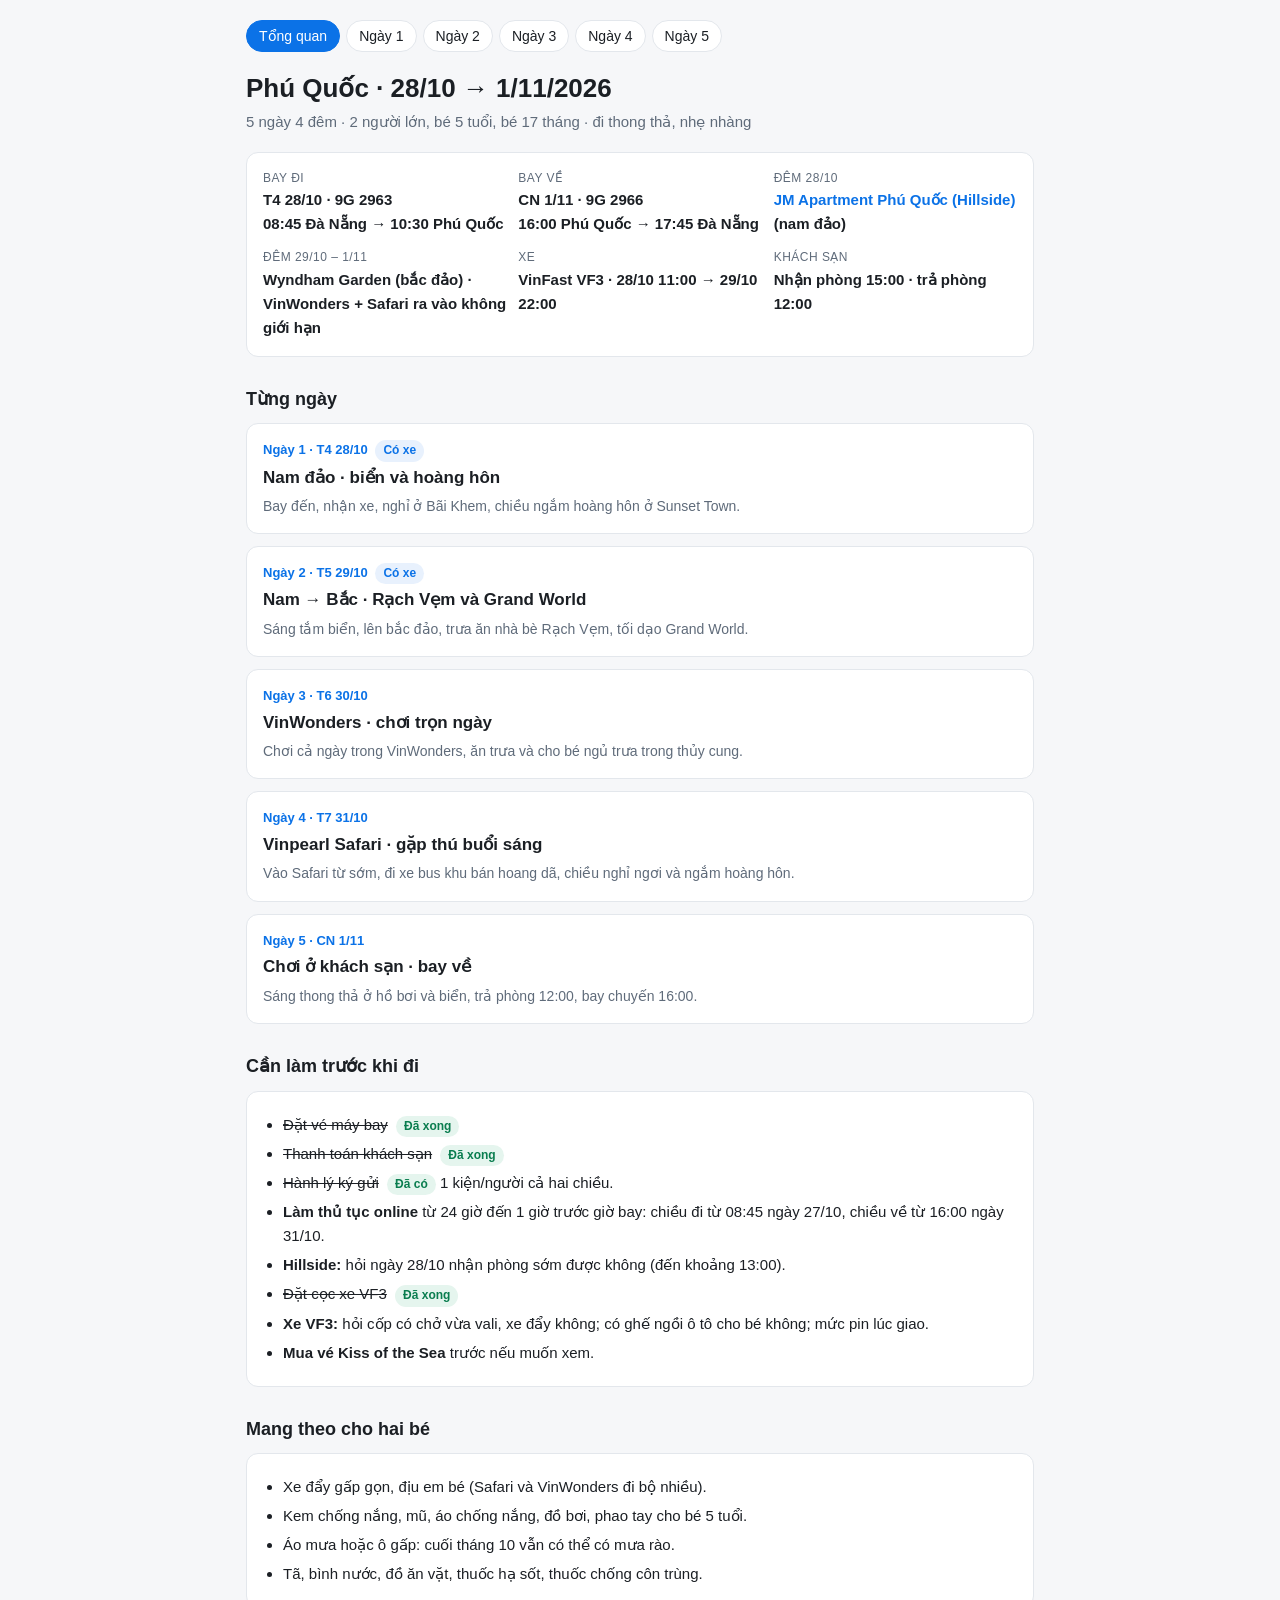
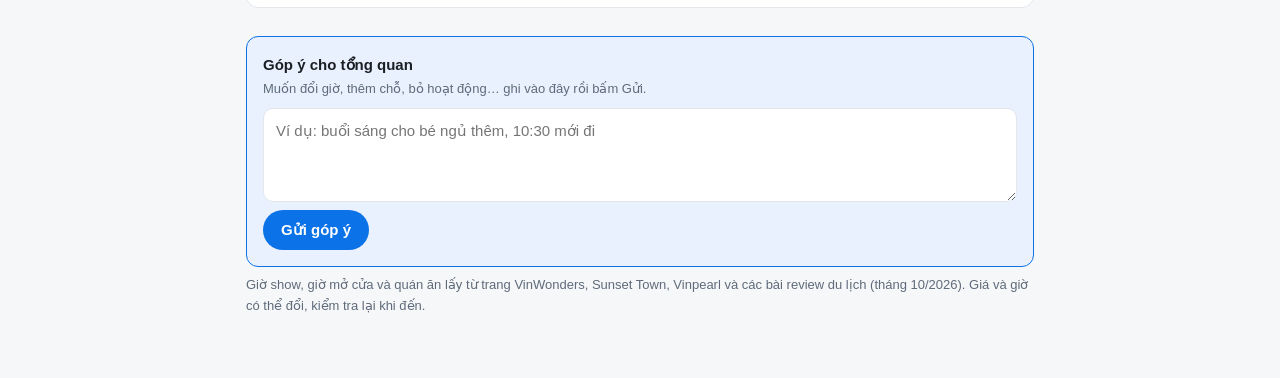
<file: index.html>
<!doctype html>
<html lang="vi">
<head>
<meta charset="utf-8">
<meta name="viewport" content="width=device-width, initial-scale=1">
<title>Phú Quốc 28/10 – 1/11</title>
<meta name="description" content="Lịch trình gia đình 5 ngày 4 đêm ở Phú Quốc.">
<link rel="stylesheet" href="style.css?v=8dbf9ffe">
</head>
<body>
<div class="wrap">
<nav class="top"><a href="index.html" class=on>Tổng quan</a><a href="ngay-1.html">Ngày 1</a><a href="ngay-2.html">Ngày 2</a><a href="ngay-3.html">Ngày 3</a><a href="ngay-4.html">Ngày 4</a><a href="ngay-5.html">Ngày 5</a></nav>
<h1>Phú Quốc · 28/10 → 1/11/2026</h1>
<p class="sub">5 ngày 4 đêm · 2 người lớn, bé 5 tuổi, bé 17 tháng · đi thong thả, nhẹ nhàng</p>
<div class="card facts">
  <div class="fact"><div class="k">Bay đi</div><div class="v">T4 28/10 · 9G 2963<br>08:45 Đà Nẵng → 10:30 Phú Quốc</div></div>
  <div class="fact"><div class="k">Bay về</div><div class="v">CN 1/11 · 9G 2966<br>16:00 Phú Quốc → 17:45 Đà Nẵng</div></div>
  <div class="fact"><div class="k">Đêm 28/10</div><div class="v"><a href='https://maps.app.goo.gl/na658dYYHSnRgcrS9' target='_blank' rel='noopener'>JM Apartment Phú Quốc (Hillside)</a> (nam đảo)</div></div>
  <div class="fact"><div class="k">Đêm 29/10 – 1/11</div><div class="v">Wyndham Garden (bắc đảo) · VinWonders + Safari ra vào không giới hạn</div></div>
  <div class="fact"><div class="k">Xe</div><div class="v">VinFast VF3 · 28/10 11:00 → 29/10 22:00</div></div>
  <div class="fact"><div class="k">Khách sạn</div><div class="v">Nhận phòng 15:00 · trả phòng 12:00</div></div>
</div>
<h2>Từng ngày</h2>
<div class="days"><a class="card daycard" href="ngay-1.html">
  <div class="n">Ngày 1 · T4 28/10 <span class='tag car'>Có xe</span></div>
  <h3>Nam đảo · biển và hoàng hôn</h3>
  <p>Bay đến, nhận xe, nghỉ ở Bãi Khem, chiều ngắm hoàng hôn ở Sunset Town.</p>
</a><a class="card daycard" href="ngay-2.html">
  <div class="n">Ngày 2 · T5 29/10 <span class='tag car'>Có xe</span></div>
  <h3>Nam → Bắc · Rạch Vẹm và Grand World</h3>
  <p>Sáng tắm biển, lên bắc đảo, trưa ăn nhà bè Rạch Vẹm, tối dạo Grand World.</p>
</a><a class="card daycard" href="ngay-3.html">
  <div class="n">Ngày 3 · T6 30/10</div>
  <h3>VinWonders · chơi trọn ngày</h3>
  <p>Chơi cả ngày trong VinWonders, ăn trưa và cho bé ngủ trưa trong thủy cung.</p>
</a><a class="card daycard" href="ngay-4.html">
  <div class="n">Ngày 4 · T7 31/10</div>
  <h3>Vinpearl Safari · gặp thú buổi sáng</h3>
  <p>Vào Safari từ sớm, đi xe bus khu bán hoang dã, chiều nghỉ ngơi và ngắm hoàng hôn.</p>
</a><a class="card daycard" href="ngay-5.html">
  <div class="n">Ngày 5 · CN 1/11</div>
  <h3>Chơi ở khách sạn · bay về</h3>
  <p>Sáng thong thả ở hồ bơi và biển, trả phòng 12:00, bay chuyến 16:00.</p>
</a></div>
<h2>Cần làm trước khi đi</h2>
<div class="card"><ul class="tips">
  <li><s>Đặt vé máy bay</s> <span class="tag done">Đã xong</span></li>
  <li><s>Thanh toán khách sạn</s> <span class="tag done">Đã xong</span></li>
  <li><s>Hành lý ký gửi</s> <span class="tag done">Đã có</span> 1 kiện/người cả hai chiều.</li>
  <li><b>Làm thủ tục online</b> từ 24 giờ đến 1 giờ trước giờ bay: chiều đi từ 08:45 ngày 27/10, chiều về từ 16:00 ngày 31/10.</li>
  <li><b>Hillside:</b> hỏi ngày 28/10 nhận phòng sớm được không (đến khoảng 13:00).</li>
  <li><s>Đặt cọc xe VF3</s> <span class="tag done">Đã xong</span></li>
  <li><b>Xe VF3:</b> hỏi cốp có chở vừa vali, xe đẩy không; có ghế ngồi ô tô cho bé không; mức pin lúc giao.</li>
  <li><b>Mua vé Kiss of the Sea</b> trước nếu muốn xem.</li>
</ul></div>
<h2>Mang theo cho hai bé</h2>
<div class="card"><ul class="tips">
  <li>Xe đẩy gấp gọn, địu em bé (Safari và VinWonders đi bộ nhiều).</li>
  <li>Kem chống nắng, mũ, áo chống nắng, đồ bơi, phao tay cho bé 5 tuổi.</li>
  <li>Áo mưa hoặc ô gấp: cuối tháng 10 vẫn có thể có mưa rào.</li>
  <li>Tã, bình nước, đồ ăn vặt, thuốc hạ sốt, thuốc chống côn trùng.</li>
</ul></div>
<form class="card fb" data-label="Tổng quan">
  <b>Góp ý cho tổng quan</b>
  <small>Muốn đổi giờ, thêm chỗ, bỏ hoạt động… ghi vào đây rồi bấm Gửi.</small>
  <textarea name="msg" rows="3" required placeholder="Ví dụ: buổi sáng cho bé ngủ thêm, 10:30 mới đi"></textarea>
  <div class="fbrow"><button type="submit" class="fbbtn">Gửi góp ý</button><span class="fbstatus" aria-live="polite"></span></div>
  <div class="fbsent" hidden><div class="fbsent-h">Đã góp ý</div><ul></ul></div>
</form>
<script>
(() => {
  const KEY = 'pq2026-feedback';
  const load = () => { try { return JSON.parse(localStorage.getItem(KEY)) || []; } catch (e) { return []; } };
  const save = a => { try { localStorage.setItem(KEY, JSON.stringify(a)); } catch (e) {} };
  const p2 = n => String(n).padStart(2, '0');
  const fmt = t => { const d = new Date(t); return p2(d.getDate()) + '/' + p2(d.getMonth() + 1) + ' ' + p2(d.getHours()) + ':' + p2(d.getMinutes()); };
  // Góp ý chung từ Google Sheet (mọi máy), cập nhật chậm vài phút
  const parseCSV = txt => {
    const rows = []; let row = [], cell = '', q = false;
    for (let i = 0; i < txt.length; i++) {
      const c = txt[i];
      if (q) { if (c === '"') { if (txt[i + 1] === '"') { cell += '"'; i++; } else q = false; } else cell += c; }
      else if (c === '"') q = true;
      else if (c === ',') { row.push(cell); cell = ''; }
      else if (c === '\n') { row.push(cell); rows.push(row); row = []; cell = ''; }
      else if (c !== '\r') cell += c;
    }
    if (cell || row.length) { row.push(cell); rows.push(row); }
    return rows;
  };
  const sheetTime = ts => { const m = /^(\d+)\/(\d+)\/(\d+) (\d+):(\d+)/.exec(ts || ''); return m ? new Date(+m[3], m[1] - 1, +m[2], +m[4], +m[5]).getTime() : 0; };
  let shared = [];
  const sharedReady = fetch('https://docs.google.com/spreadsheets/d/1iCTO3b--YCVqtvWacjnqcKLXRt3117-SfgWHVHMkcYU/gviz/tq?tqx=out:csv', {cache: 'no-store'}).then(r => r.ok ? r.text() : '').then(txt => {
    shared = parseCSV(txt).slice(1).map(r => {
      const m = /^\[([^\]]+)\]\s*([\s\S]*)$/.exec((r[1] || '').trim());
      return m ? {label: m[1], msg: m[2].trim(), t: sheetTime(r[0])} : null;
    }).filter(x => x && x.msg);
  }).catch(() => {});
  const render = f => {
    const label = f.dataset.label;
    const mine = load().filter(x => x.label === label);
    const fromSheet = shared.filter(x => x.label === label);
    const seen = new Set(fromSheet.map(x => x.msg));
    const items = [...fromSheet, ...mine.filter(x => !seen.has(x.msg))].sort((a, b) => b.t - a.t);
    const box = f.querySelector('.fbsent'), ul = box.querySelector('ul');
    ul.replaceChildren(...items.map(x => {
      const li = document.createElement('li');
      const time = document.createElement('small'); time.textContent = x.t ? fmt(x.t) : '';
      li.append(time, document.createTextNode(x.msg));
      return li;
    }));
    box.hidden = items.length === 0;
  };
  document.querySelectorAll('form.fb').forEach(f => {
    render(f);
    sharedReady.then(() => render(f));
    f.addEventListener('submit', async e => {
      e.preventDefault();
      const t = f.querySelector('textarea'), st = f.querySelector('.fbstatus'), b = f.querySelector('button');
      const msg = t.value.trim(); if (!msg) return;
      b.disabled = true; st.textContent = 'Đang gửi…';
      try {
        await fetch('https://docs.google.com/forms/d/e/1FAIpQLSextj5ghnjHn1wzSoOTSGYqWAeU7Lj4BZUbIFn7LGmf0VPHYQ/formResponse', {method: 'POST', mode: 'no-cors',
          body: new URLSearchParams({'entry.783513090': '[' + f.dataset.label + '] ' + msg})});
        save([...load(), {label: f.dataset.label, msg, t: Date.now()}]);
        t.value = ''; st.textContent = 'Đã gửi, cảm ơn!'; render(f);
      } catch (err) {
        st.textContent = 'Chưa gửi được, kiểm tra mạng rồi thử lại.';
      }
      b.disabled = false;
    });
  });
})();
</script>
<p class="note">Giờ show, giờ mở cửa và quán ăn lấy từ trang VinWonders, Sunset Town, Vinpearl và các bài review du lịch (tháng 10/2026). Giá và giờ có thể đổi, kiểm tra lại khi đến.</p>
</div>
</body>
</html>
</file>
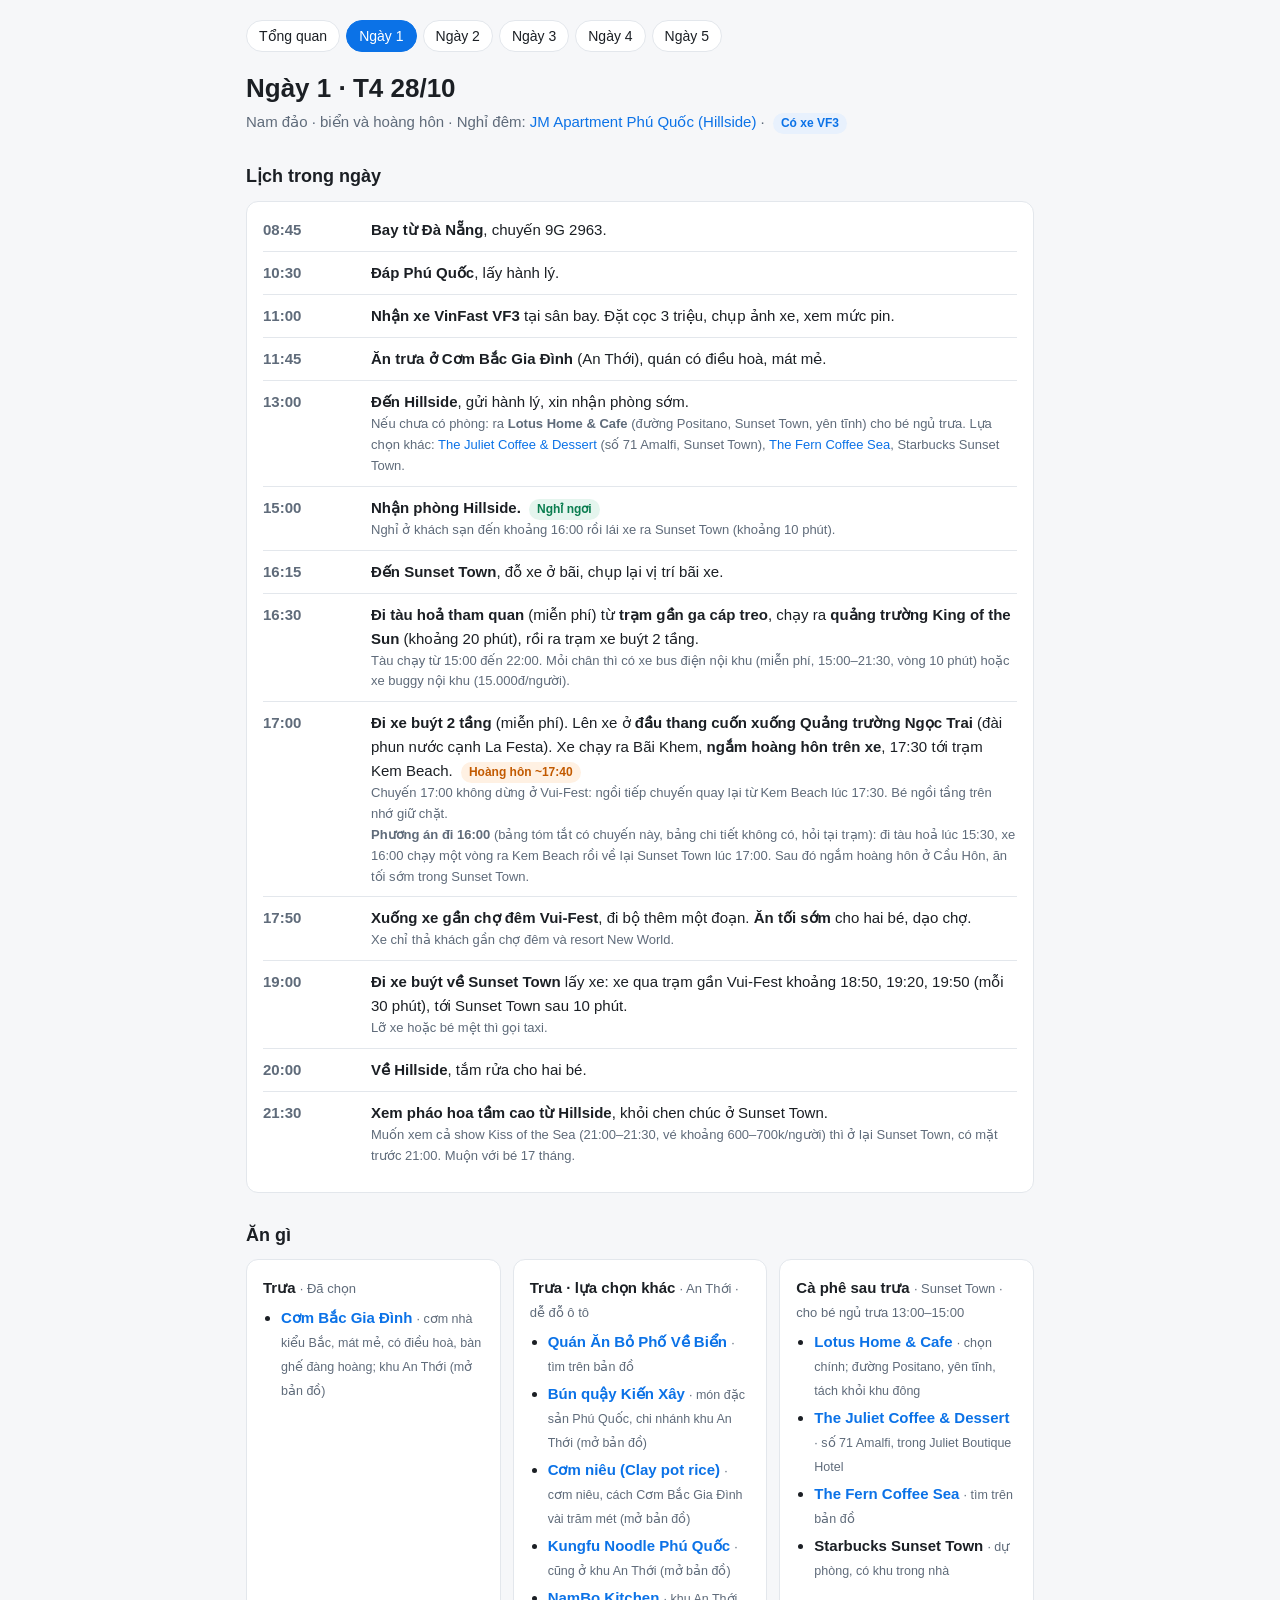
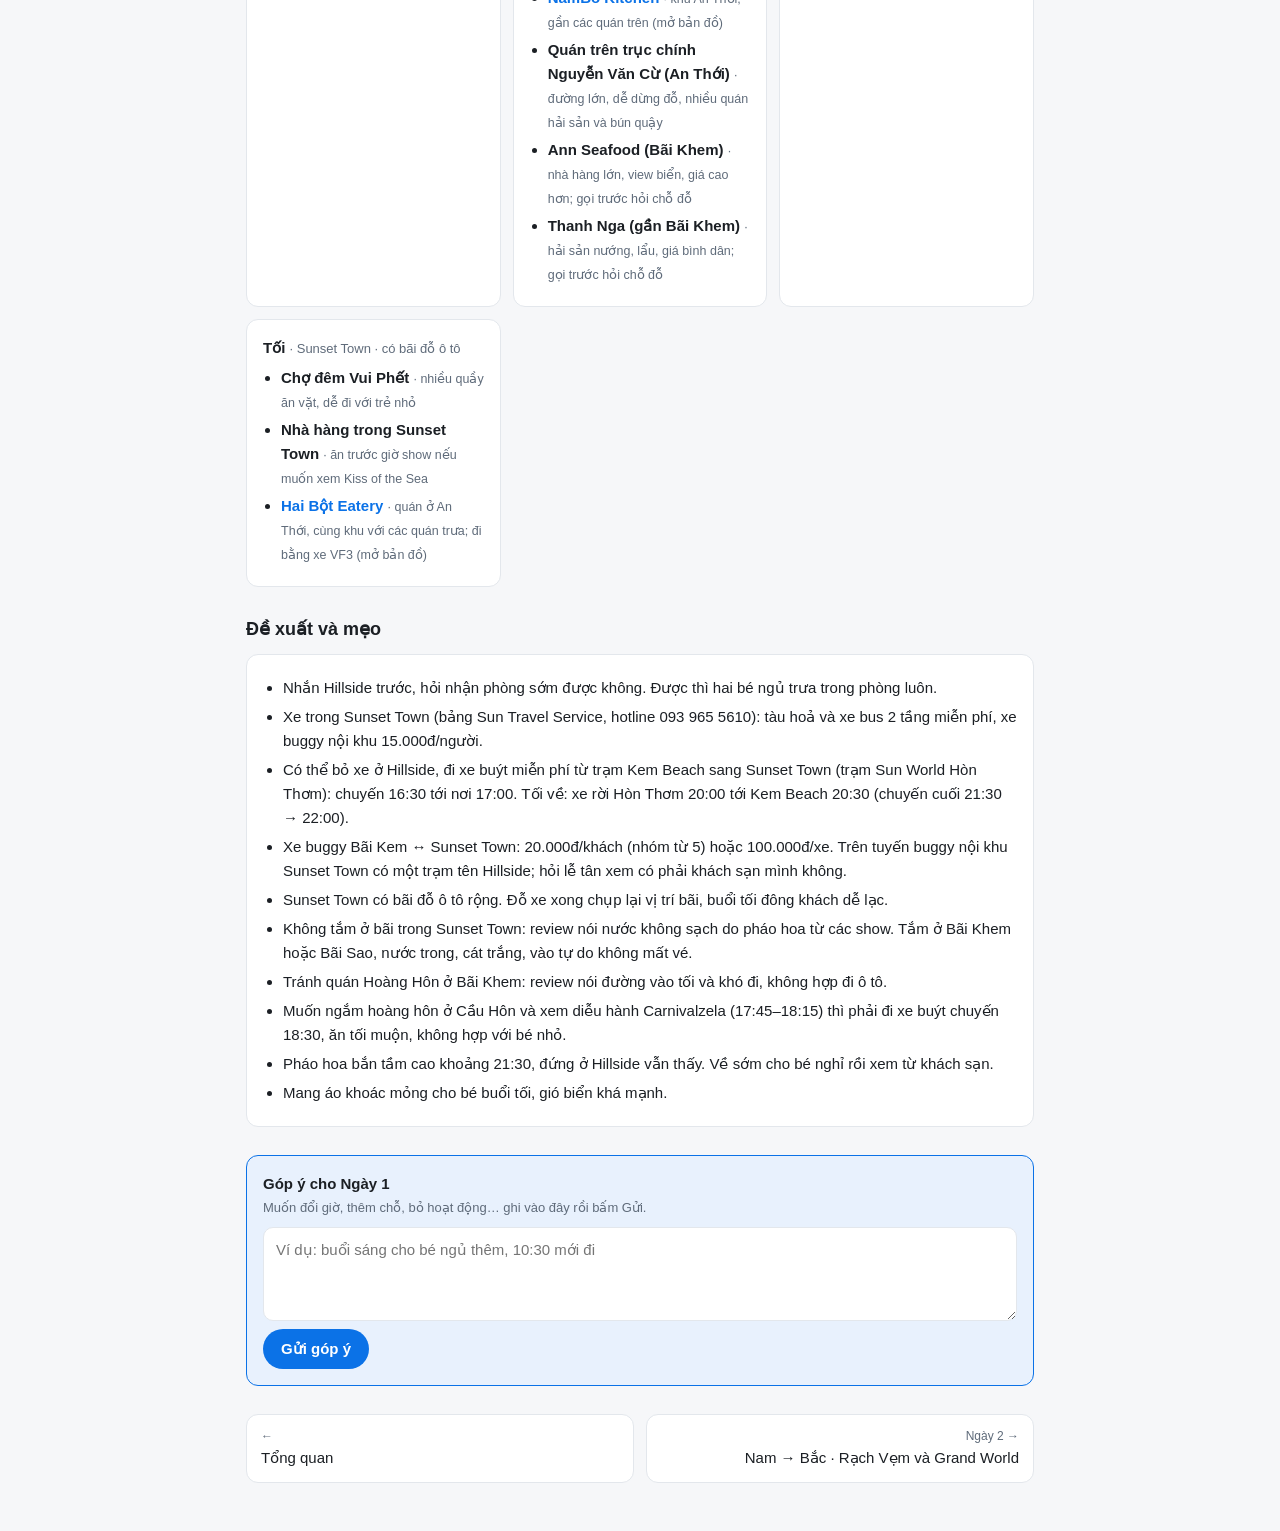
<file: ngay-1.html>
<!doctype html>
<html lang="vi">
<head>
<meta charset="utf-8">
<meta name="viewport" content="width=device-width, initial-scale=1">
<title>Ngày 1 · Phú Quốc</title>
<meta name="description" content="Bay đến, nhận xe, nghỉ ở Bãi Khem, chiều ngắm hoàng hôn ở Sunset Town.">
<link rel="stylesheet" href="style.css?v=8dbf9ffe">
</head>
<body>
<div class="wrap">
<nav class="top"><a href="index.html">Tổng quan</a><a href="ngay-1.html" class=on>Ngày 1</a><a href="ngay-2.html">Ngày 2</a><a href="ngay-3.html">Ngày 3</a><a href="ngay-4.html">Ngày 4</a><a href="ngay-5.html">Ngày 5</a></nav>
<h1>Ngày 1 · T4 28/10</h1>
<p class="sub">Nam đảo · biển và hoàng hôn · Nghỉ đêm: <a href='https://maps.app.goo.gl/na658dYYHSnRgcrS9' target='_blank' rel='noopener'>JM Apartment Phú Quốc (Hillside)</a> · <span class='tag car'>Có xe VF3</span></p>
<h2>Lịch trong ngày</h2>
<div class="card"><div class="slot"><div class="t">08:45</div><div class="w"><b>Bay từ Đà Nẵng</b>, chuyến 9G 2963.</div></div><div class="slot"><div class="t">10:30</div><div class="w"><b>Đáp Phú Quốc</b>, lấy hành lý.</div></div><div class="slot"><div class="t">11:00</div><div class="w"><b>Nhận xe VinFast VF3</b> tại sân bay. Đặt cọc 3 triệu, chụp ảnh xe, xem mức pin.</div></div><div class="slot"><div class="t">11:45</div><div class="w"><b>Ăn trưa ở Cơm Bắc Gia Đình</b> (An Thới), quán có điều hoà, mát mẻ.</div></div><div class="slot"><div class="t">13:00</div><div class="w"><b>Đến Hillside</b>, gửi hành lý, xin nhận phòng sớm.<small>Nếu chưa có phòng: ra <b>Lotus Home &amp; Cafe</b> (đường Positano, Sunset Town, yên tĩnh) cho bé ngủ trưa. Lựa chọn khác: <a href='https://www.google.com/maps/search/?api=1&amp;query=The+Juliet+Coffee+%26+Dessert+AMA71+Sunset+Town' target='_blank' rel='noopener'>The Juliet Coffee &amp; Dessert</a> (số 71 Amalfi, Sunset Town), <a href='https://www.google.com/maps/search/?api=1&amp;query=The+Fern+Coffee+Sea+Ph%C3%BA+Qu%E1%BB%91c' target='_blank' rel='noopener'>The Fern Coffee Sea</a>, Starbucks Sunset Town.</small></div></div><div class="slot"><div class="t">15:00</div><div class="w"><b>Nhận phòng Hillside.</b> <span class='tag nap'>Nghỉ ngơi</span><small>Nghỉ ở khách sạn đến khoảng 16:00 rồi lái xe ra Sunset Town (khoảng 10 phút).</small></div></div><div class="slot"><div class="t">16:15</div><div class="w"><b>Đến Sunset Town</b>, đỗ xe ở bãi, chụp lại vị trí bãi xe.</div></div><div class="slot"><div class="t">16:30</div><div class="w"><b>Đi tàu hoả tham quan</b> (miễn phí) từ <b>trạm gần ga cáp treo</b>, chạy ra <b>quảng trường King of the Sun</b> (khoảng 20 phút), rồi ra trạm xe buýt 2 tầng.<small>Tàu chạy từ 15:00 đến 22:00. Mỏi chân thì có xe bus điện nội khu (miễn phí, 15:00–21:30, vòng 10 phút) hoặc xe buggy nội khu (15.000đ/người).</small></div></div><div class="slot"><div class="t">17:00</div><div class="w"><b>Đi xe buýt 2 tầng</b> (miễn phí). Lên xe ở <b>đầu thang cuốn xuống Quảng trường Ngọc Trai</b> (đài phun nước cạnh La Festa). Xe chạy ra Bãi Khem, <b>ngắm hoàng hôn trên xe</b>, 17:30 tới trạm Kem Beach. <span class='tag sun'>Hoàng hôn ~17:40</span><small>Chuyến 17:00 không dừng ở Vui-Fest: ngồi tiếp chuyến quay lại từ Kem Beach lúc 17:30. Bé ngồi tầng trên nhớ giữ chặt.<br><b>Phương án đi 16:00</b> (bảng tóm tắt có chuyến này, bảng chi tiết không có, hỏi tại trạm): đi tàu hoả lúc 15:30, xe 16:00 chạy một vòng ra Kem Beach rồi về lại Sunset Town lúc 17:00. Sau đó ngắm hoàng hôn ở Cầu Hôn, ăn tối sớm trong Sunset Town.</small></div></div><div class="slot"><div class="t">17:50</div><div class="w"><b>Xuống xe gần chợ đêm Vui-Fest</b>, đi bộ thêm một đoạn. <b>Ăn tối sớm</b> cho hai bé, dạo chợ.<small>Xe chỉ thả khách gần chợ đêm và resort New World.</small></div></div><div class="slot"><div class="t">19:00</div><div class="w"><b>Đi xe buýt về Sunset Town</b> lấy xe: xe qua trạm gần Vui-Fest khoảng 18:50, 19:20, 19:50 (mỗi 30 phút), tới Sunset Town sau 10 phút.<small>Lỡ xe hoặc bé mệt thì gọi taxi.</small></div></div><div class="slot"><div class="t">20:00</div><div class="w"><b>Về Hillside</b>, tắm rửa cho hai bé.</div></div><div class="slot"><div class="t">21:30</div><div class="w"><b>Xem pháo hoa tầm cao từ Hillside</b>, khỏi chen chúc ở Sunset Town.<small>Muốn xem cả show Kiss of the Sea (21:00–21:30, vé khoảng 600–700k/người) thì ở lại Sunset Town, có mặt trước 21:00. Muộn với bé 17 tháng.</small></div></div></div>
<h2>Ăn gì</h2>
<div class="meals"><div class="card meal"><h3>Trưa <span>· Đã chọn</span></h3><ul><li><b><a href='https://maps.app.goo.gl/1zwdyYmBEm6e3S5f6' target='_blank' rel='noopener'>Cơm Bắc Gia Đình</a></b> <small>· cơm nhà kiểu Bắc, mát mẻ, có điều hoà, bàn ghế đàng hoàng; khu An Thới (mở bản đồ)</small></li></ul></div><div class="card meal"><h3>Trưa · lựa chọn khác <span>· An Thới · dễ đỗ ô tô</span></h3><ul><li><b><a href='https://www.google.com/maps/search/?api=1&amp;query=Qu%C3%A1n+%C4%82n+B%E1%BB%8F+Ph%E1%BB%91+V%E1%BB%81+Bi%E1%BB%83n+Ph%C3%BA+Qu%E1%BB%91c' target='_blank' rel='noopener'>Quán Ăn Bỏ Phố Về Biển</a></b> <small>· tìm trên bản đồ</small></li><li><b><a href='https://maps.app.goo.gl/Ng8efXv4CW9m3H7o6' target='_blank' rel='noopener'>Bún quậy Kiến Xây</a></b> <small>· món đặc sản Phú Quốc, chi nhánh khu An Thới (mở bản đồ)</small></li><li><b><a href='https://maps.app.goo.gl/kV4WAbjmfqNqQGxQA' target='_blank' rel='noopener'>Cơm niêu (Clay pot rice)</a></b> <small>· cơm niêu, cách Cơm Bắc Gia Đình vài trăm mét (mở bản đồ)</small></li><li><b><a href='https://maps.app.goo.gl/efYAxPKB99qxAbF56' target='_blank' rel='noopener'>Kungfu Noodle Phú Quốc</a></b> <small>· cũng ở khu An Thới (mở bản đồ)</small></li><li><b><a href='https://maps.app.goo.gl/aZNqsTA1RMJu4oRG9' target='_blank' rel='noopener'>NamBo Kitchen</a></b> <small>· khu An Thới, gần các quán trên (mở bản đồ)</small></li><li><b>Quán trên trục chính Nguyễn Văn Cừ (An Thới)</b> <small>· đường lớn, dễ dừng đỗ, nhiều quán hải sản và bún quậy</small></li><li><b>Ann Seafood (Bãi Khem)</b> <small>· nhà hàng lớn, view biển, giá cao hơn; gọi trước hỏi chỗ đỗ</small></li><li><b>Thanh Nga (gần Bãi Khem)</b> <small>· hải sản nướng, lẩu, giá bình dân; gọi trước hỏi chỗ đỗ</small></li></ul></div><div class="card meal"><h3>Cà phê sau trưa <span>· Sunset Town · cho bé ngủ trưa 13:00–15:00</span></h3><ul><li><b><a href='https://www.google.com/maps/search/?api=1&amp;query=Lotus+Home+%26+Cafe+Sunset+Town+Ph%C3%BA+Qu%E1%BB%91c' target='_blank' rel='noopener'>Lotus Home &amp; Cafe</a></b> <small>· chọn chính; đường Positano, yên tĩnh, tách khỏi khu đông</small></li><li><b><a href='https://www.google.com/maps/search/?api=1&amp;query=The+Juliet+Coffee+%26+Dessert+AMA71+Sunset+Town' target='_blank' rel='noopener'>The Juliet Coffee &amp; Dessert</a></b> <small>· số 71 Amalfi, trong Juliet Boutique Hotel</small></li><li><b><a href='https://www.google.com/maps/search/?api=1&amp;query=The+Fern+Coffee+Sea+Ph%C3%BA+Qu%E1%BB%91c' target='_blank' rel='noopener'>The Fern Coffee Sea</a></b> <small>· tìm trên bản đồ</small></li><li><b>Starbucks Sunset Town</b> <small>· dự phòng, có khu trong nhà</small></li></ul></div><div class="card meal"><h3>Tối <span>· Sunset Town · có bãi đỗ ô tô</span></h3><ul><li><b>Chợ đêm Vui Phết</b> <small>· nhiều quầy ăn vặt, dễ đi với trẻ nhỏ</small></li><li><b>Nhà hàng trong Sunset Town</b> <small>· ăn trước giờ show nếu muốn xem Kiss of the Sea</small></li><li><b><a href='https://maps.app.goo.gl/dbBrHdAQYMnk5LtC8' target='_blank' rel='noopener'>Hai Bột Eatery</a></b> <small>· quán ở An Thới, cùng khu với các quán trưa; đi bằng xe VF3 (mở bản đồ)</small></li></ul></div></div>
<h2>Đề xuất và mẹo</h2>
<div class="card"><ul class="tips"><li>Nhắn Hillside trước, hỏi nhận phòng sớm được không. Được thì hai bé ngủ trưa trong phòng luôn.</li><li>Xe trong Sunset Town (bảng Sun Travel Service, hotline 093 965 5610): tàu hoả và xe bus 2 tầng miễn phí, xe buggy nội khu 15.000đ/người.</li><li>Có thể bỏ xe ở Hillside, đi xe buýt miễn phí từ trạm Kem Beach sang Sunset Town (trạm Sun World Hòn Thơm): chuyến 16:30 tới nơi 17:00. Tối về: xe rời Hòn Thơm 20:00 tới Kem Beach 20:30 (chuyến cuối 21:30 → 22:00).</li><li>Xe buggy Bãi Kem ↔ Sunset Town: 20.000đ/khách (nhóm từ 5) hoặc 100.000đ/xe. Trên tuyến buggy nội khu Sunset Town có một trạm tên Hillside; hỏi lễ tân xem có phải khách sạn mình không.</li><li>Sunset Town có bãi đỗ ô tô rộng. Đỗ xe xong chụp lại vị trí bãi, buổi tối đông khách dễ lạc.</li><li>Không tắm ở bãi trong Sunset Town: review nói nước không sạch do pháo hoa từ các show. Tắm ở Bãi Khem hoặc Bãi Sao, nước trong, cát trắng, vào tự do không mất vé.</li><li>Tránh quán Hoàng Hôn ở Bãi Khem: review nói đường vào tối và khó đi, không hợp đi ô tô.</li><li>Muốn ngắm hoàng hôn ở Cầu Hôn và xem diễu hành Carnivalzela (17:45–18:15) thì phải đi xe buýt chuyến 18:30, ăn tối muộn, không hợp với bé nhỏ.</li><li>Pháo hoa bắn tầm cao khoảng 21:30, đứng ở Hillside vẫn thấy. Về sớm cho bé nghỉ rồi xem từ khách sạn.</li><li>Mang áo khoác mỏng cho bé buổi tối, gió biển khá mạnh.</li></ul></div>
<form class="card fb" data-label="Ngày 1">
  <b>Góp ý cho Ngày 1</b>
  <small>Muốn đổi giờ, thêm chỗ, bỏ hoạt động… ghi vào đây rồi bấm Gửi.</small>
  <textarea name="msg" rows="3" required placeholder="Ví dụ: buổi sáng cho bé ngủ thêm, 10:30 mới đi"></textarea>
  <div class="fbrow"><button type="submit" class="fbbtn">Gửi góp ý</button><span class="fbstatus" aria-live="polite"></span></div>
  <div class="fbsent" hidden><div class="fbsent-h">Đã góp ý</div><ul></ul></div>
</form>
<script>
(() => {
  const KEY = 'pq2026-feedback';
  const load = () => { try { return JSON.parse(localStorage.getItem(KEY)) || []; } catch (e) { return []; } };
  const save = a => { try { localStorage.setItem(KEY, JSON.stringify(a)); } catch (e) {} };
  const p2 = n => String(n).padStart(2, '0');
  const fmt = t => { const d = new Date(t); return p2(d.getDate()) + '/' + p2(d.getMonth() + 1) + ' ' + p2(d.getHours()) + ':' + p2(d.getMinutes()); };
  // Góp ý chung từ Google Sheet (mọi máy), cập nhật chậm vài phút
  const parseCSV = txt => {
    const rows = []; let row = [], cell = '', q = false;
    for (let i = 0; i < txt.length; i++) {
      const c = txt[i];
      if (q) { if (c === '"') { if (txt[i + 1] === '"') { cell += '"'; i++; } else q = false; } else cell += c; }
      else if (c === '"') q = true;
      else if (c === ',') { row.push(cell); cell = ''; }
      else if (c === '\n') { row.push(cell); rows.push(row); row = []; cell = ''; }
      else if (c !== '\r') cell += c;
    }
    if (cell || row.length) { row.push(cell); rows.push(row); }
    return rows;
  };
  const sheetTime = ts => { const m = /^(\d+)\/(\d+)\/(\d+) (\d+):(\d+)/.exec(ts || ''); return m ? new Date(+m[3], m[1] - 1, +m[2], +m[4], +m[5]).getTime() : 0; };
  let shared = [];
  const sharedReady = fetch('https://docs.google.com/spreadsheets/d/1iCTO3b--YCVqtvWacjnqcKLXRt3117-SfgWHVHMkcYU/gviz/tq?tqx=out:csv', {cache: 'no-store'}).then(r => r.ok ? r.text() : '').then(txt => {
    shared = parseCSV(txt).slice(1).map(r => {
      const m = /^\[([^\]]+)\]\s*([\s\S]*)$/.exec((r[1] || '').trim());
      return m ? {label: m[1], msg: m[2].trim(), t: sheetTime(r[0])} : null;
    }).filter(x => x && x.msg);
  }).catch(() => {});
  const render = f => {
    const label = f.dataset.label;
    const mine = load().filter(x => x.label === label);
    const fromSheet = shared.filter(x => x.label === label);
    const seen = new Set(fromSheet.map(x => x.msg));
    const items = [...fromSheet, ...mine.filter(x => !seen.has(x.msg))].sort((a, b) => b.t - a.t);
    const box = f.querySelector('.fbsent'), ul = box.querySelector('ul');
    ul.replaceChildren(...items.map(x => {
      const li = document.createElement('li');
      const time = document.createElement('small'); time.textContent = x.t ? fmt(x.t) : '';
      li.append(time, document.createTextNode(x.msg));
      return li;
    }));
    box.hidden = items.length === 0;
  };
  document.querySelectorAll('form.fb').forEach(f => {
    render(f);
    sharedReady.then(() => render(f));
    f.addEventListener('submit', async e => {
      e.preventDefault();
      const t = f.querySelector('textarea'), st = f.querySelector('.fbstatus'), b = f.querySelector('button');
      const msg = t.value.trim(); if (!msg) return;
      b.disabled = true; st.textContent = 'Đang gửi…';
      try {
        await fetch('https://docs.google.com/forms/d/e/1FAIpQLSextj5ghnjHn1wzSoOTSGYqWAeU7Lj4BZUbIFn7LGmf0VPHYQ/formResponse', {method: 'POST', mode: 'no-cors',
          body: new URLSearchParams({'entry.783513090': '[' + f.dataset.label + '] ' + msg})});
        save([...load(), {label: f.dataset.label, msg, t: Date.now()}]);
        t.value = ''; st.textContent = 'Đã gửi, cảm ơn!'; render(f);
      } catch (err) {
        st.textContent = 'Chưa gửi được, kiểm tra mạng rồi thử lại.';
      }
      b.disabled = false;
    });
  });
})();
</script>
<div class="pager"><a href="index.html"><small>←</small>Tổng quan</a><a class="next" href="ngay-2.html"><small>Ngày 2 →</small>Nam → Bắc · Rạch Vẹm và Grand World</a></div>
</div>
</body>
</html>
</file>
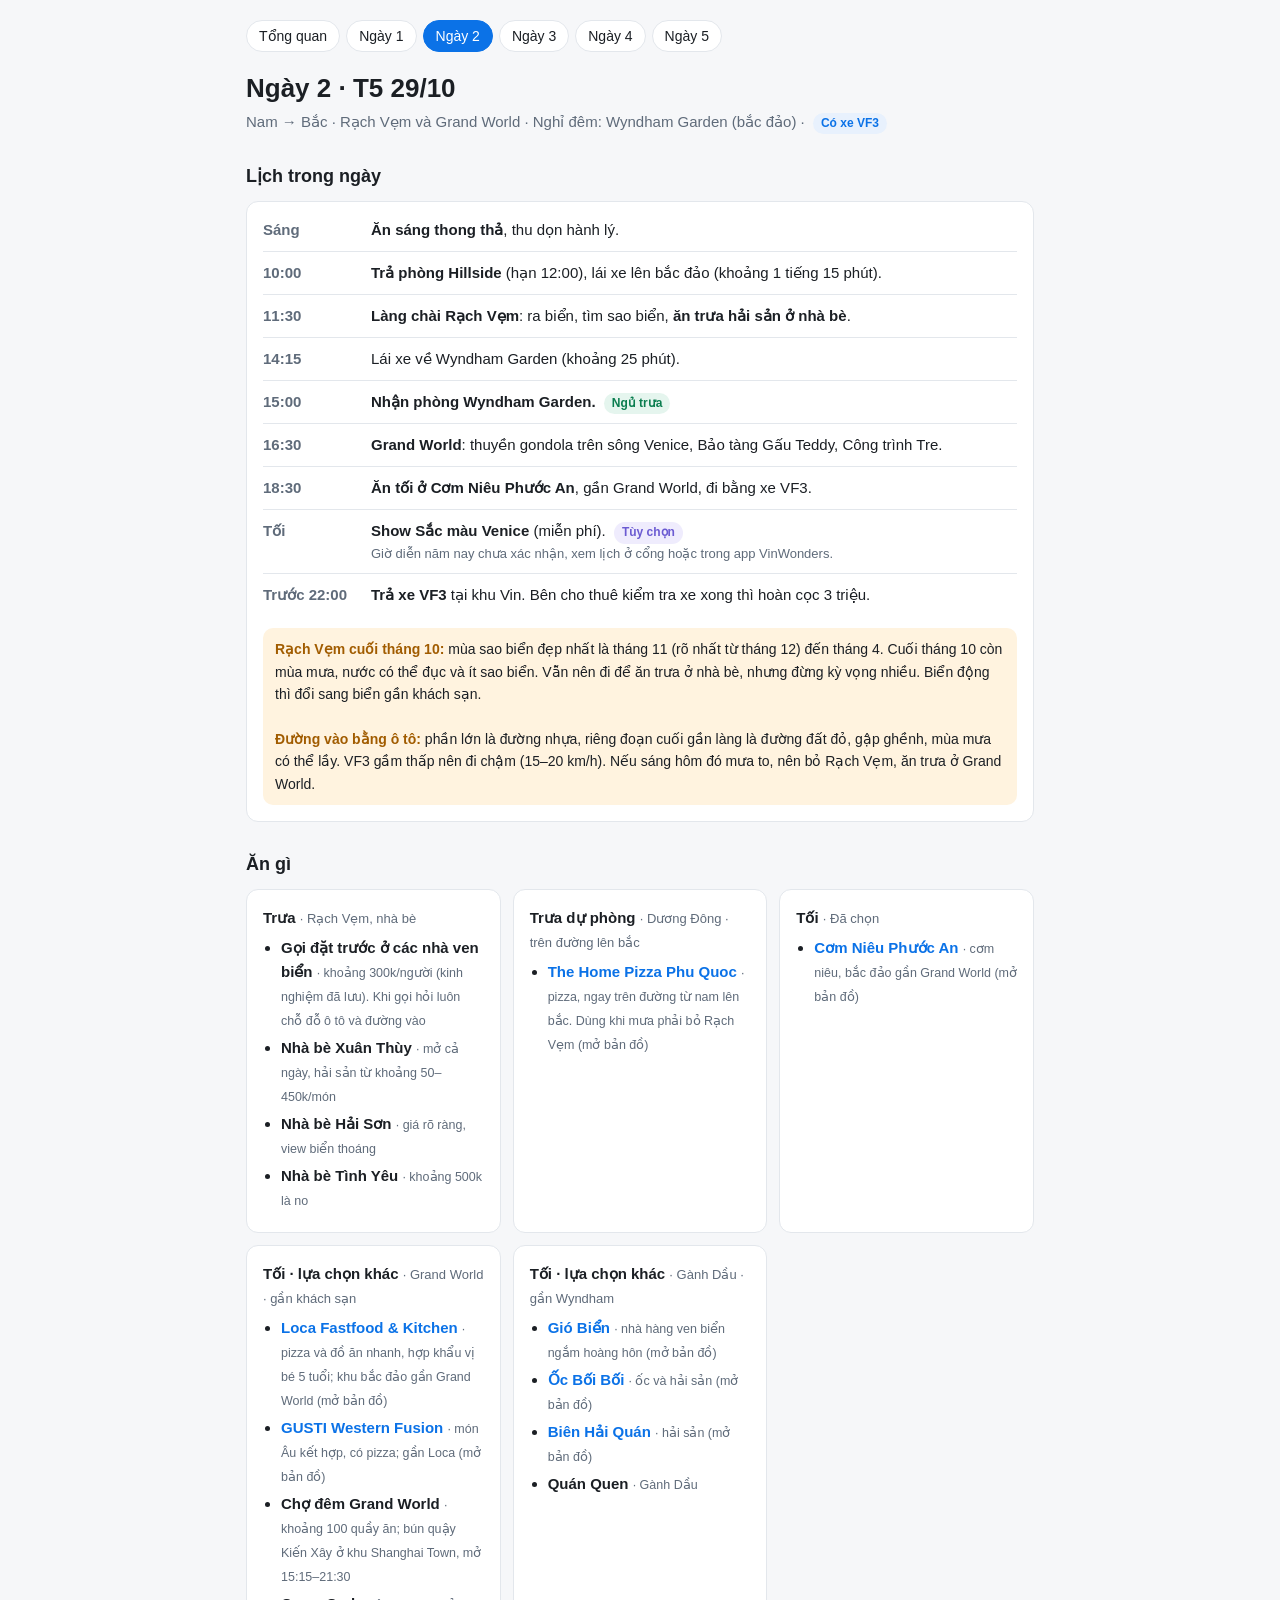
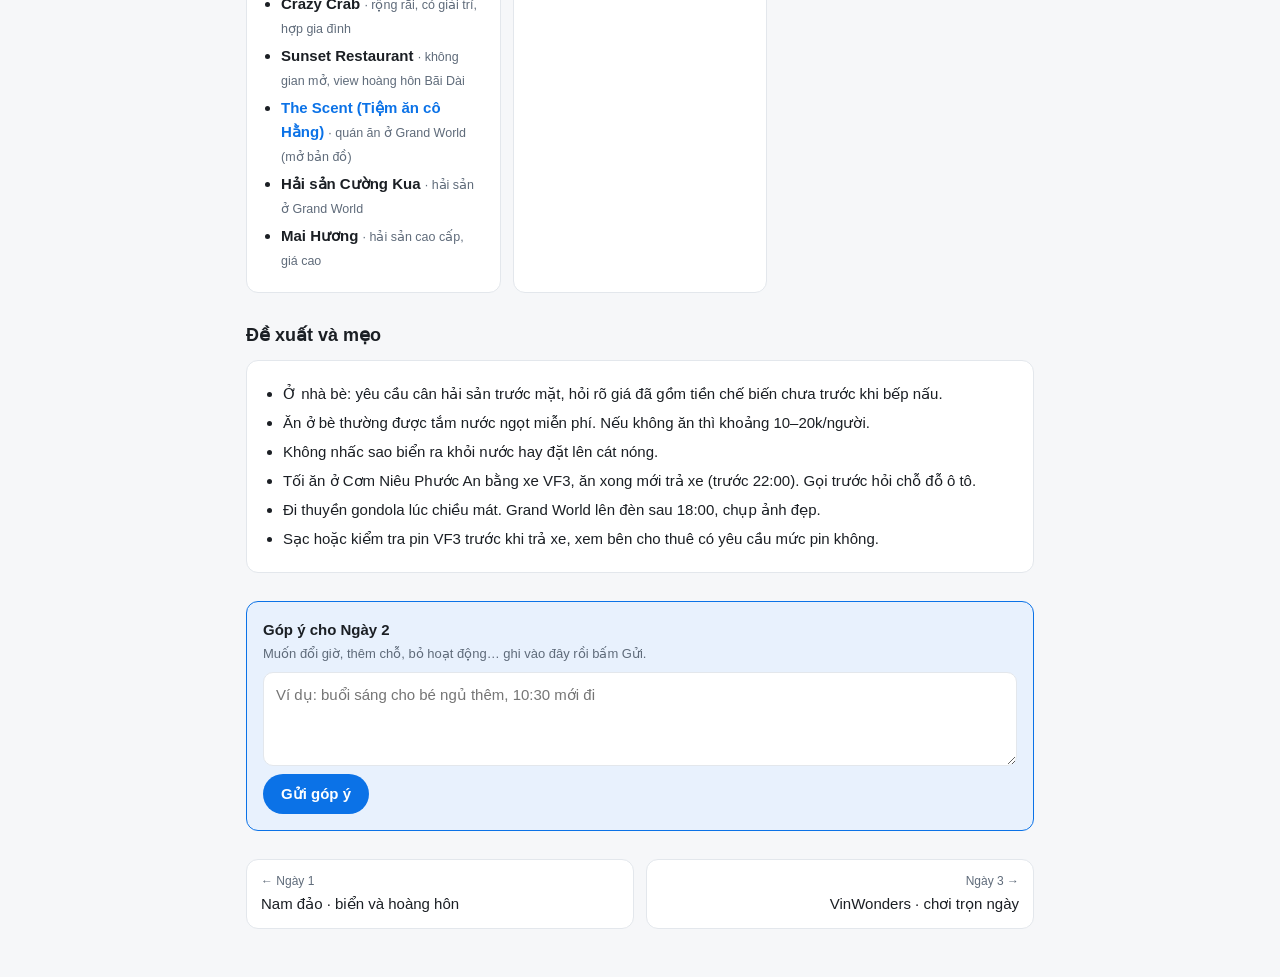
<file: ngay-2.html>
<!doctype html>
<html lang="vi">
<head>
<meta charset="utf-8">
<meta name="viewport" content="width=device-width, initial-scale=1">
<title>Ngày 2 · Phú Quốc</title>
<meta name="description" content="Sáng tắm biển, lên bắc đảo, trưa ăn nhà bè Rạch Vẹm, tối dạo Grand World.">
<link rel="stylesheet" href="style.css?v=8dbf9ffe">
</head>
<body>
<div class="wrap">
<nav class="top"><a href="index.html">Tổng quan</a><a href="ngay-1.html">Ngày 1</a><a href="ngay-2.html" class=on>Ngày 2</a><a href="ngay-3.html">Ngày 3</a><a href="ngay-4.html">Ngày 4</a><a href="ngay-5.html">Ngày 5</a></nav>
<h1>Ngày 2 · T5 29/10</h1>
<p class="sub">Nam → Bắc · Rạch Vẹm và Grand World · Nghỉ đêm: Wyndham Garden (bắc đảo) · <span class='tag car'>Có xe VF3</span></p>
<h2>Lịch trong ngày</h2>
<div class="card"><div class="slot"><div class="t">Sáng</div><div class="w"><b>Ăn sáng thong thả</b>, thu dọn hành lý.</div></div><div class="slot"><div class="t">10:00</div><div class="w"><b>Trả phòng Hillside</b> (hạn 12:00), lái xe lên bắc đảo (khoảng 1 tiếng 15 phút).</div></div><div class="slot"><div class="t">11:30</div><div class="w"><b>Làng chài Rạch Vẹm</b>: ra biển, tìm sao biển, <b>ăn trưa hải sản ở nhà bè</b>.</div></div><div class="slot"><div class="t">14:15</div><div class="w">Lái xe về Wyndham Garden (khoảng 25 phút).</div></div><div class="slot"><div class="t">15:00</div><div class="w"><b>Nhận phòng Wyndham Garden.</b> <span class='tag nap'>Ngủ trưa</span></div></div><div class="slot"><div class="t">16:30</div><div class="w"><b>Grand World</b>: thuyền gondola trên sông Venice, Bảo tàng Gấu Teddy, Công trình Tre.</div></div><div class="slot"><div class="t">18:30</div><div class="w"><b>Ăn tối ở Cơm Niêu Phước An</b>, gần Grand World, đi bằng xe VF3.</div></div><div class="slot"><div class="t">Tối</div><div class="w"><b>Show Sắc màu Venice</b> (miễn phí). <span class='tag opt'>Tùy chọn</span><small>Giờ diễn năm nay chưa xác nhận, xem lịch ở cổng hoặc trong app VinWonders.</small></div></div><div class="slot"><div class="t">Trước 22:00</div><div class="w"><b>Trả xe VF3</b> tại khu Vin. Bên cho thuê kiểm tra xe xong thì hoàn cọc 3 triệu.</div></div><div class="warnbox"><b>Rạch Vẹm cuối tháng 10:</b> mùa sao biển đẹp nhất là tháng 11 (rõ nhất từ tháng 12) đến tháng 4. Cuối tháng 10 còn mùa mưa, nước có thể đục và ít sao biển. Vẫn nên đi để ăn trưa ở nhà bè, nhưng đừng kỳ vọng nhiều. Biển động thì đổi sang biển gần khách sạn.<br><br><b>Đường vào bằng ô tô:</b> phần lớn là đường nhựa, riêng đoạn cuối gần làng là đường đất đỏ, gập ghềnh, mùa mưa có thể lầy. VF3 gầm thấp nên đi chậm (15–20 km/h). Nếu sáng hôm đó mưa to, nên bỏ Rạch Vẹm, ăn trưa ở Grand World.</div></div>
<h2>Ăn gì</h2>
<div class="meals"><div class="card meal"><h3>Trưa <span>· Rạch Vẹm, nhà bè</span></h3><ul><li><b>Gọi đặt trước ở các nhà ven biển</b> <small>· khoảng 300k/người (kinh nghiệm đã lưu). Khi gọi hỏi luôn chỗ đỗ ô tô và đường vào</small></li><li><b>Nhà bè Xuân Thùy</b> <small>· mở cả ngày, hải sản từ khoảng 50–450k/món</small></li><li><b>Nhà bè Hải Sơn</b> <small>· giá rõ ràng, view biển thoáng</small></li><li><b>Nhà bè Tình Yêu</b> <small>· khoảng 500k là no</small></li></ul></div><div class="card meal"><h3>Trưa dự phòng <span>· Dương Đông · trên đường lên bắc</span></h3><ul><li><b><a href='https://maps.app.goo.gl/FAEPeZYKJ2zWsXB19' target='_blank' rel='noopener'>The Home Pizza Phu Quoc</a></b> <small>· pizza, ngay trên đường từ nam lên bắc. Dùng khi mưa phải bỏ Rạch Vẹm (mở bản đồ)</small></li></ul></div><div class="card meal"><h3>Tối <span>· Đã chọn</span></h3><ul><li><b><a href='https://maps.app.goo.gl/1BesnrZsPuJnYwsX7' target='_blank' rel='noopener'>Cơm Niêu Phước An</a></b> <small>· cơm niêu, bắc đảo gần Grand World (mở bản đồ)</small></li></ul></div><div class="card meal"><h3>Tối · lựa chọn khác <span>· Grand World · gần khách sạn</span></h3><ul><li><b><a href='https://maps.app.goo.gl/dmwuWLa7oofKdxoD9' target='_blank' rel='noopener'>Loca Fastfood &amp; Kitchen</a></b> <small>· pizza và đồ ăn nhanh, hợp khẩu vị bé 5 tuổi; khu bắc đảo gần Grand World (mở bản đồ)</small></li><li><b><a href='https://maps.app.goo.gl/zrFM6aYZEi9k4KYB7' target='_blank' rel='noopener'>GUSTI Western Fusion</a></b> <small>· món Âu kết hợp, có pizza; gần Loca (mở bản đồ)</small></li><li><b>Chợ đêm Grand World</b> <small>· khoảng 100 quầy ăn; bún quậy Kiến Xây ở khu Shanghai Town, mở 15:15–21:30</small></li><li><b>Crazy Crab</b> <small>· rộng rãi, có giải trí, hợp gia đình</small></li><li><b>Sunset Restaurant</b> <small>· không gian mở, view hoàng hôn Bãi Dài</small></li><li><b><a href='https://goo.gl/maps/jQfbpz2UEN2roRT76' target='_blank' rel='noopener'>The Scent (Tiệm ăn cô Hằng)</a></b> <small>· quán ăn ở Grand World (mở bản đồ)</small></li><li><b>Hải sản Cường Kua</b> <small>· hải sản ở Grand World</small></li><li><b>Mai Hương</b> <small>· hải sản cao cấp, giá cao</small></li></ul></div><div class="card meal"><h3>Tối · lựa chọn khác <span>· Gành Dầu · gần Wyndham</span></h3><ul><li><b><a href='https://maps.app.goo.gl/PygksdAQikLx66DH6' target='_blank' rel='noopener'>Gió Biển</a></b> <small>· nhà hàng ven biển ngắm hoàng hôn (mở bản đồ)</small></li><li><b><a href='https://maps.app.goo.gl/BipexVYW1V7pQzus9' target='_blank' rel='noopener'>Ốc Bối Bối</a></b> <small>· ốc và hải sản (mở bản đồ)</small></li><li><b><a href='https://maps.app.goo.gl/YsgvY2PpwUr2fv7S8' target='_blank' rel='noopener'>Biên Hải Quán</a></b> <small>· hải sản (mở bản đồ)</small></li><li><b>Quán Quen</b> <small>· Gành Dầu</small></li></ul></div></div>
<h2>Đề xuất và mẹo</h2>
<div class="card"><ul class="tips"><li>Ở nhà bè: yêu cầu cân hải sản trước mặt, hỏi rõ giá đã gồm tiền chế biến chưa trước khi bếp nấu.</li><li>Ăn ở bè thường được tắm nước ngọt miễn phí. Nếu không ăn thì khoảng 10–20k/người.</li><li>Không nhấc sao biển ra khỏi nước hay đặt lên cát nóng.</li><li>Tối ăn ở Cơm Niêu Phước An bằng xe VF3, ăn xong mới trả xe (trước 22:00). Gọi trước hỏi chỗ đỗ ô tô.</li><li>Đi thuyền gondola lúc chiều mát. Grand World lên đèn sau 18:00, chụp ảnh đẹp.</li><li>Sạc hoặc kiểm tra pin VF3 trước khi trả xe, xem bên cho thuê có yêu cầu mức pin không.</li></ul></div>
<form class="card fb" data-label="Ngày 2">
  <b>Góp ý cho Ngày 2</b>
  <small>Muốn đổi giờ, thêm chỗ, bỏ hoạt động… ghi vào đây rồi bấm Gửi.</small>
  <textarea name="msg" rows="3" required placeholder="Ví dụ: buổi sáng cho bé ngủ thêm, 10:30 mới đi"></textarea>
  <div class="fbrow"><button type="submit" class="fbbtn">Gửi góp ý</button><span class="fbstatus" aria-live="polite"></span></div>
  <div class="fbsent" hidden><div class="fbsent-h">Đã góp ý</div><ul></ul></div>
</form>
<script>
(() => {
  const KEY = 'pq2026-feedback';
  const load = () => { try { return JSON.parse(localStorage.getItem(KEY)) || []; } catch (e) { return []; } };
  const save = a => { try { localStorage.setItem(KEY, JSON.stringify(a)); } catch (e) {} };
  const p2 = n => String(n).padStart(2, '0');
  const fmt = t => { const d = new Date(t); return p2(d.getDate()) + '/' + p2(d.getMonth() + 1) + ' ' + p2(d.getHours()) + ':' + p2(d.getMinutes()); };
  // Góp ý chung từ Google Sheet (mọi máy), cập nhật chậm vài phút
  const parseCSV = txt => {
    const rows = []; let row = [], cell = '', q = false;
    for (let i = 0; i < txt.length; i++) {
      const c = txt[i];
      if (q) { if (c === '"') { if (txt[i + 1] === '"') { cell += '"'; i++; } else q = false; } else cell += c; }
      else if (c === '"') q = true;
      else if (c === ',') { row.push(cell); cell = ''; }
      else if (c === '\n') { row.push(cell); rows.push(row); row = []; cell = ''; }
      else if (c !== '\r') cell += c;
    }
    if (cell || row.length) { row.push(cell); rows.push(row); }
    return rows;
  };
  const sheetTime = ts => { const m = /^(\d+)\/(\d+)\/(\d+) (\d+):(\d+)/.exec(ts || ''); return m ? new Date(+m[3], m[1] - 1, +m[2], +m[4], +m[5]).getTime() : 0; };
  let shared = [];
  const sharedReady = fetch('https://docs.google.com/spreadsheets/d/1iCTO3b--YCVqtvWacjnqcKLXRt3117-SfgWHVHMkcYU/gviz/tq?tqx=out:csv', {cache: 'no-store'}).then(r => r.ok ? r.text() : '').then(txt => {
    shared = parseCSV(txt).slice(1).map(r => {
      const m = /^\[([^\]]+)\]\s*([\s\S]*)$/.exec((r[1] || '').trim());
      return m ? {label: m[1], msg: m[2].trim(), t: sheetTime(r[0])} : null;
    }).filter(x => x && x.msg);
  }).catch(() => {});
  const render = f => {
    const label = f.dataset.label;
    const mine = load().filter(x => x.label === label);
    const fromSheet = shared.filter(x => x.label === label);
    const seen = new Set(fromSheet.map(x => x.msg));
    const items = [...fromSheet, ...mine.filter(x => !seen.has(x.msg))].sort((a, b) => b.t - a.t);
    const box = f.querySelector('.fbsent'), ul = box.querySelector('ul');
    ul.replaceChildren(...items.map(x => {
      const li = document.createElement('li');
      const time = document.createElement('small'); time.textContent = x.t ? fmt(x.t) : '';
      li.append(time, document.createTextNode(x.msg));
      return li;
    }));
    box.hidden = items.length === 0;
  };
  document.querySelectorAll('form.fb').forEach(f => {
    render(f);
    sharedReady.then(() => render(f));
    f.addEventListener('submit', async e => {
      e.preventDefault();
      const t = f.querySelector('textarea'), st = f.querySelector('.fbstatus'), b = f.querySelector('button');
      const msg = t.value.trim(); if (!msg) return;
      b.disabled = true; st.textContent = 'Đang gửi…';
      try {
        await fetch('https://docs.google.com/forms/d/e/1FAIpQLSextj5ghnjHn1wzSoOTSGYqWAeU7Lj4BZUbIFn7LGmf0VPHYQ/formResponse', {method: 'POST', mode: 'no-cors',
          body: new URLSearchParams({'entry.783513090': '[' + f.dataset.label + '] ' + msg})});
        save([...load(), {label: f.dataset.label, msg, t: Date.now()}]);
        t.value = ''; st.textContent = 'Đã gửi, cảm ơn!'; render(f);
      } catch (err) {
        st.textContent = 'Chưa gửi được, kiểm tra mạng rồi thử lại.';
      }
      b.disabled = false;
    });
  });
})();
</script>
<div class="pager"><a href="ngay-1.html"><small>← Ngày 1</small>Nam đảo · biển và hoàng hôn</a><a class="next" href="ngay-3.html"><small>Ngày 3 →</small>VinWonders · chơi trọn ngày</a></div>
</div>
</body>
</html>
</file>
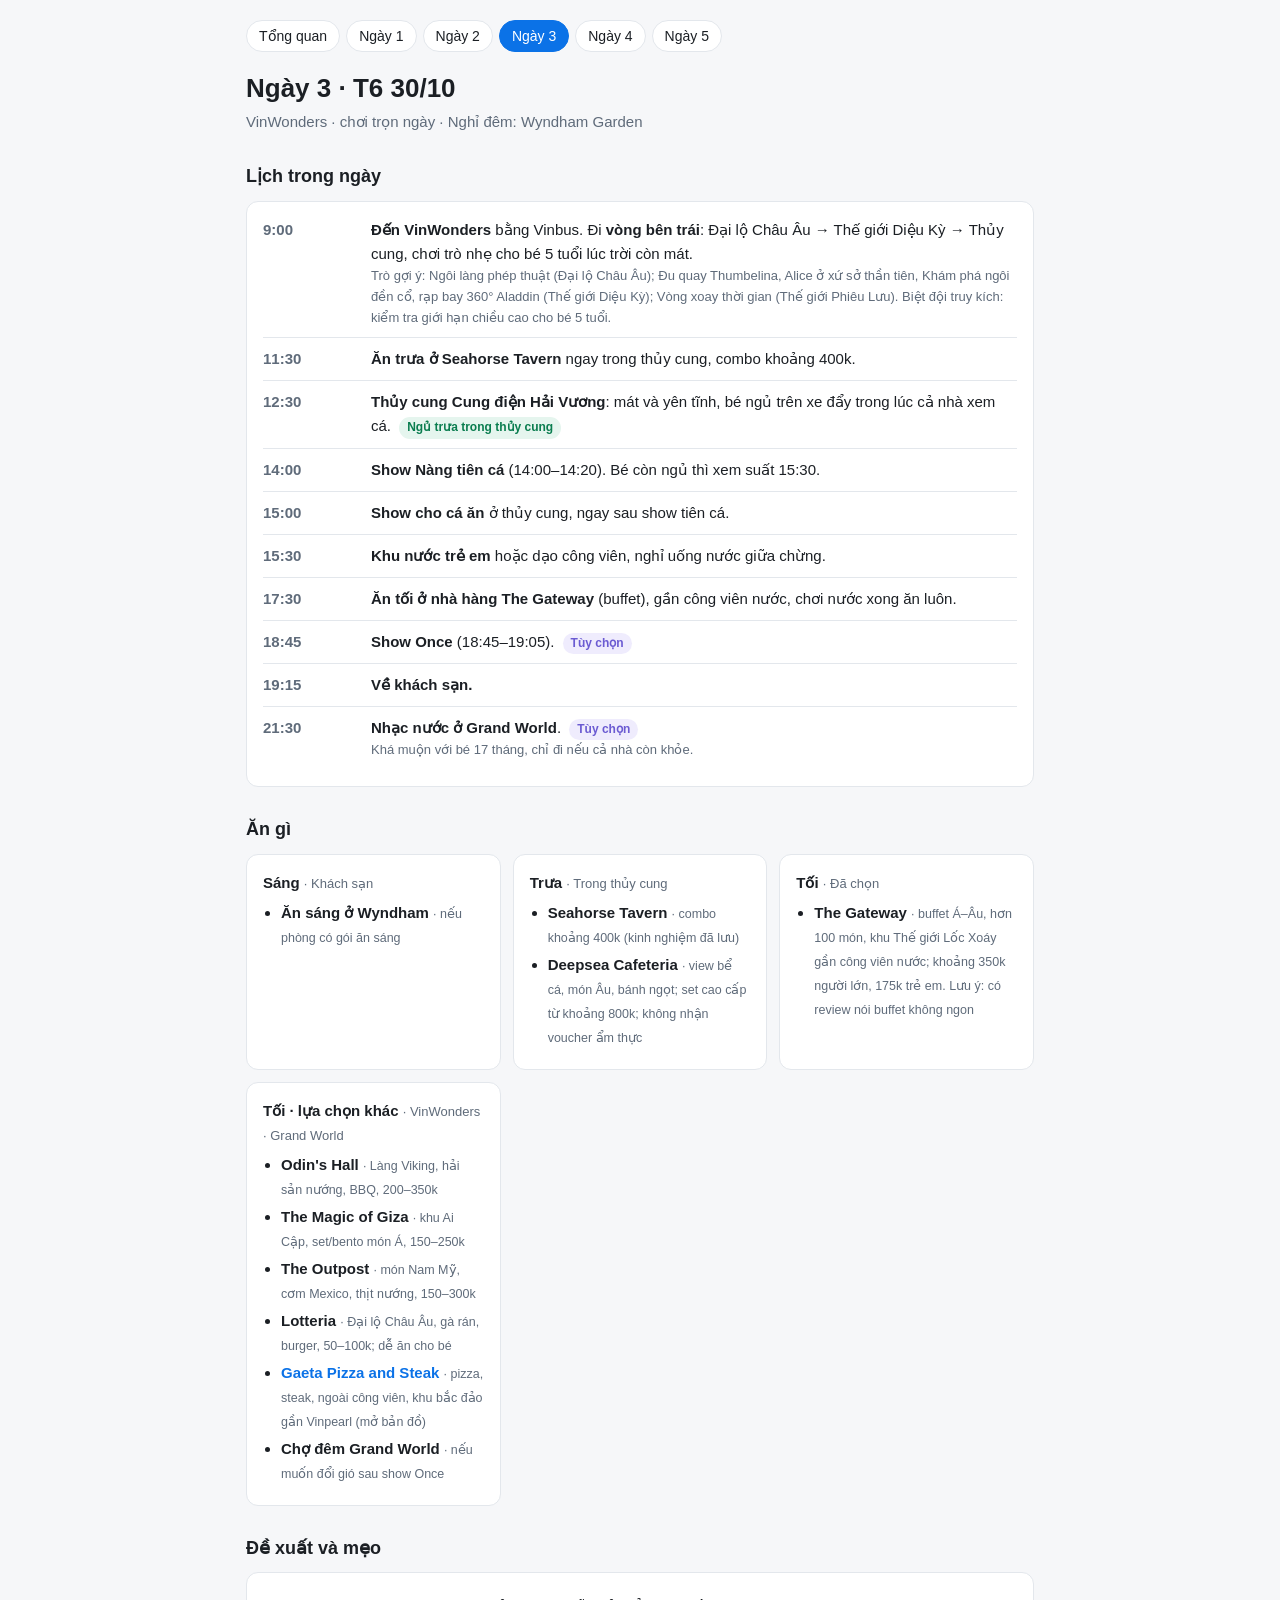
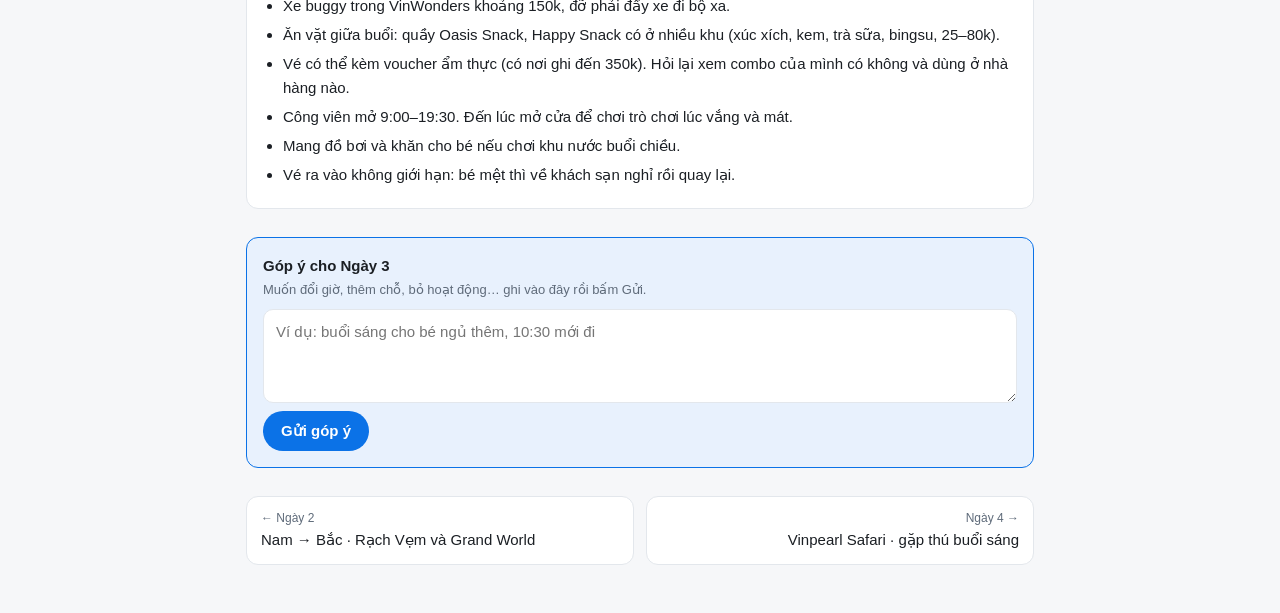
<file: ngay-3.html>
<!doctype html>
<html lang="vi">
<head>
<meta charset="utf-8">
<meta name="viewport" content="width=device-width, initial-scale=1">
<title>Ngày 3 · Phú Quốc</title>
<meta name="description" content="Chơi cả ngày trong VinWonders, ăn trưa và cho bé ngủ trưa trong thủy cung.">
<link rel="stylesheet" href="style.css?v=8dbf9ffe">
</head>
<body>
<div class="wrap">
<nav class="top"><a href="index.html">Tổng quan</a><a href="ngay-1.html">Ngày 1</a><a href="ngay-2.html">Ngày 2</a><a href="ngay-3.html" class=on>Ngày 3</a><a href="ngay-4.html">Ngày 4</a><a href="ngay-5.html">Ngày 5</a></nav>
<h1>Ngày 3 · T6 30/10</h1>
<p class="sub">VinWonders · chơi trọn ngày · Nghỉ đêm: Wyndham Garden</p>
<h2>Lịch trong ngày</h2>
<div class="card"><div class="slot"><div class="t">9:00</div><div class="w"><b>Đến VinWonders</b> bằng Vinbus. Đi <b>vòng bên trái</b>: Đại lộ Châu Âu → Thế giới Diệu Kỳ → Thủy cung, chơi trò nhẹ cho bé 5 tuổi lúc trời còn mát.<small>Trò gợi ý: Ngôi làng phép thuật (Đại lộ Châu Âu); Đu quay Thumbelina, Alice ở xứ sở thần tiên, Khám phá ngôi đền cổ, rạp bay 360° Aladdin (Thế giới Diệu Kỳ); Vòng xoay thời gian (Thế giới Phiêu Lưu). Biệt đội truy kích: kiểm tra giới hạn chiều cao cho bé 5 tuổi.</small></div></div><div class="slot"><div class="t">11:30</div><div class="w"><b>Ăn trưa ở Seahorse Tavern</b> ngay trong thủy cung, combo khoảng 400k.</div></div><div class="slot"><div class="t">12:30</div><div class="w"><b>Thủy cung Cung điện Hải Vương</b>: mát và yên tĩnh, bé ngủ trên xe đẩy trong lúc cả nhà xem cá. <span class='tag nap'>Ngủ trưa trong thủy cung</span></div></div><div class="slot"><div class="t">14:00</div><div class="w"><b>Show Nàng tiên cá</b> (14:00–14:20). Bé còn ngủ thì xem suất 15:30.</div></div><div class="slot"><div class="t">15:00</div><div class="w"><b>Show cho cá ăn</b> ở thủy cung, ngay sau show tiên cá.</div></div><div class="slot"><div class="t">15:30</div><div class="w"><b>Khu nước trẻ em</b> hoặc dạo công viên, nghỉ uống nước giữa chừng.</div></div><div class="slot"><div class="t">17:30</div><div class="w"><b>Ăn tối ở nhà hàng The Gateway</b> (buffet), gần công viên nước, chơi nước xong ăn luôn.</div></div><div class="slot"><div class="t">18:45</div><div class="w"><b>Show Once</b> (18:45–19:05). <span class='tag opt'>Tùy chọn</span></div></div><div class="slot"><div class="t">19:15</div><div class="w"><b>Về khách sạn.</b></div></div><div class="slot"><div class="t">21:30</div><div class="w"><b>Nhạc nước ở Grand World</b>. <span class='tag opt'>Tùy chọn</span><small>Khá muộn với bé 17 tháng, chỉ đi nếu cả nhà còn khỏe.</small></div></div></div>
<h2>Ăn gì</h2>
<div class="meals"><div class="card meal"><h3>Sáng <span>· Khách sạn</span></h3><ul><li><b>Ăn sáng ở Wyndham</b> <small>· nếu phòng có gói ăn sáng</small></li></ul></div><div class="card meal"><h3>Trưa <span>· Trong thủy cung</span></h3><ul><li><b>Seahorse Tavern</b> <small>· combo khoảng 400k (kinh nghiệm đã lưu)</small></li><li><b>Deepsea Cafeteria</b> <small>· view bể cá, món Âu, bánh ngọt; set cao cấp từ khoảng 800k; không nhận voucher ẩm thực</small></li></ul></div><div class="card meal"><h3>Tối <span>· Đã chọn</span></h3><ul><li><b>The Gateway</b> <small>· buffet Á–Âu, hơn 100 món, khu Thế giới Lốc Xoáy gần công viên nước; khoảng 350k người lớn, 175k trẻ em. Lưu ý: có review nói buffet không ngon</small></li></ul></div><div class="card meal"><h3>Tối · lựa chọn khác <span>· VinWonders · Grand World</span></h3><ul><li><b>Odin's Hall</b> <small>· Làng Viking, hải sản nướng, BBQ, 200–350k</small></li><li><b>The Magic of Giza</b> <small>· khu Ai Cập, set/bento món Á, 150–250k</small></li><li><b>The Outpost</b> <small>· món Nam Mỹ, cơm Mexico, thịt nướng, 150–300k</small></li><li><b>Lotteria</b> <small>· Đại lộ Châu Âu, gà rán, burger, 50–100k; dễ ăn cho bé</small></li><li><b><a href='https://maps.app.goo.gl/igEdw2tVvHkkFZqn7' target='_blank' rel='noopener'>Gaeta Pizza and Steak</a></b> <small>· pizza, steak, ngoài công viên, khu bắc đảo gần Vinpearl (mở bản đồ)</small></li><li><b>Chợ đêm Grand World</b> <small>· nếu muốn đổi gió sau show Once</small></li></ul></div></div>
<h2>Đề xuất và mẹo</h2>
<div class="card"><ul class="tips"><li>Xe buggy trong VinWonders khoảng 150k, đỡ phải đẩy xe đi bộ xa.</li><li>Ăn vặt giữa buổi: quầy Oasis Snack, Happy Snack có ở nhiều khu (xúc xích, kem, trà sữa, bingsu, 25–80k).</li><li>Vé có thể kèm voucher ẩm thực (có nơi ghi đến 350k). Hỏi lại xem combo của mình có không và dùng ở nhà hàng nào.</li><li>Công viên mở 9:00–19:30. Đến lúc mở cửa để chơi trò chơi lúc vắng và mát.</li><li>Mang đồ bơi và khăn cho bé nếu chơi khu nước buổi chiều.</li><li>Vé ra vào không giới hạn: bé mệt thì về khách sạn nghỉ rồi quay lại.</li></ul></div>
<form class="card fb" data-label="Ngày 3">
  <b>Góp ý cho Ngày 3</b>
  <small>Muốn đổi giờ, thêm chỗ, bỏ hoạt động… ghi vào đây rồi bấm Gửi.</small>
  <textarea name="msg" rows="3" required placeholder="Ví dụ: buổi sáng cho bé ngủ thêm, 10:30 mới đi"></textarea>
  <div class="fbrow"><button type="submit" class="fbbtn">Gửi góp ý</button><span class="fbstatus" aria-live="polite"></span></div>
  <div class="fbsent" hidden><div class="fbsent-h">Đã góp ý</div><ul></ul></div>
</form>
<script>
(() => {
  const KEY = 'pq2026-feedback';
  const load = () => { try { return JSON.parse(localStorage.getItem(KEY)) || []; } catch (e) { return []; } };
  const save = a => { try { localStorage.setItem(KEY, JSON.stringify(a)); } catch (e) {} };
  const p2 = n => String(n).padStart(2, '0');
  const fmt = t => { const d = new Date(t); return p2(d.getDate()) + '/' + p2(d.getMonth() + 1) + ' ' + p2(d.getHours()) + ':' + p2(d.getMinutes()); };
  // Góp ý chung từ Google Sheet (mọi máy), cập nhật chậm vài phút
  const parseCSV = txt => {
    const rows = []; let row = [], cell = '', q = false;
    for (let i = 0; i < txt.length; i++) {
      const c = txt[i];
      if (q) { if (c === '"') { if (txt[i + 1] === '"') { cell += '"'; i++; } else q = false; } else cell += c; }
      else if (c === '"') q = true;
      else if (c === ',') { row.push(cell); cell = ''; }
      else if (c === '\n') { row.push(cell); rows.push(row); row = []; cell = ''; }
      else if (c !== '\r') cell += c;
    }
    if (cell || row.length) { row.push(cell); rows.push(row); }
    return rows;
  };
  const sheetTime = ts => { const m = /^(\d+)\/(\d+)\/(\d+) (\d+):(\d+)/.exec(ts || ''); return m ? new Date(+m[3], m[1] - 1, +m[2], +m[4], +m[5]).getTime() : 0; };
  let shared = [];
  const sharedReady = fetch('https://docs.google.com/spreadsheets/d/1iCTO3b--YCVqtvWacjnqcKLXRt3117-SfgWHVHMkcYU/gviz/tq?tqx=out:csv', {cache: 'no-store'}).then(r => r.ok ? r.text() : '').then(txt => {
    shared = parseCSV(txt).slice(1).map(r => {
      const m = /^\[([^\]]+)\]\s*([\s\S]*)$/.exec((r[1] || '').trim());
      return m ? {label: m[1], msg: m[2].trim(), t: sheetTime(r[0])} : null;
    }).filter(x => x && x.msg);
  }).catch(() => {});
  const render = f => {
    const label = f.dataset.label;
    const mine = load().filter(x => x.label === label);
    const fromSheet = shared.filter(x => x.label === label);
    const seen = new Set(fromSheet.map(x => x.msg));
    const items = [...fromSheet, ...mine.filter(x => !seen.has(x.msg))].sort((a, b) => b.t - a.t);
    const box = f.querySelector('.fbsent'), ul = box.querySelector('ul');
    ul.replaceChildren(...items.map(x => {
      const li = document.createElement('li');
      const time = document.createElement('small'); time.textContent = x.t ? fmt(x.t) : '';
      li.append(time, document.createTextNode(x.msg));
      return li;
    }));
    box.hidden = items.length === 0;
  };
  document.querySelectorAll('form.fb').forEach(f => {
    render(f);
    sharedReady.then(() => render(f));
    f.addEventListener('submit', async e => {
      e.preventDefault();
      const t = f.querySelector('textarea'), st = f.querySelector('.fbstatus'), b = f.querySelector('button');
      const msg = t.value.trim(); if (!msg) return;
      b.disabled = true; st.textContent = 'Đang gửi…';
      try {
        await fetch('https://docs.google.com/forms/d/e/1FAIpQLSextj5ghnjHn1wzSoOTSGYqWAeU7Lj4BZUbIFn7LGmf0VPHYQ/formResponse', {method: 'POST', mode: 'no-cors',
          body: new URLSearchParams({'entry.783513090': '[' + f.dataset.label + '] ' + msg})});
        save([...load(), {label: f.dataset.label, msg, t: Date.now()}]);
        t.value = ''; st.textContent = 'Đã gửi, cảm ơn!'; render(f);
      } catch (err) {
        st.textContent = 'Chưa gửi được, kiểm tra mạng rồi thử lại.';
      }
      b.disabled = false;
    });
  });
})();
</script>
<div class="pager"><a href="ngay-2.html"><small>← Ngày 2</small>Nam → Bắc · Rạch Vẹm và Grand World</a><a class="next" href="ngay-4.html"><small>Ngày 4 →</small>Vinpearl Safari · gặp thú buổi sáng</a></div>
</div>
</body>
</html>
</file>
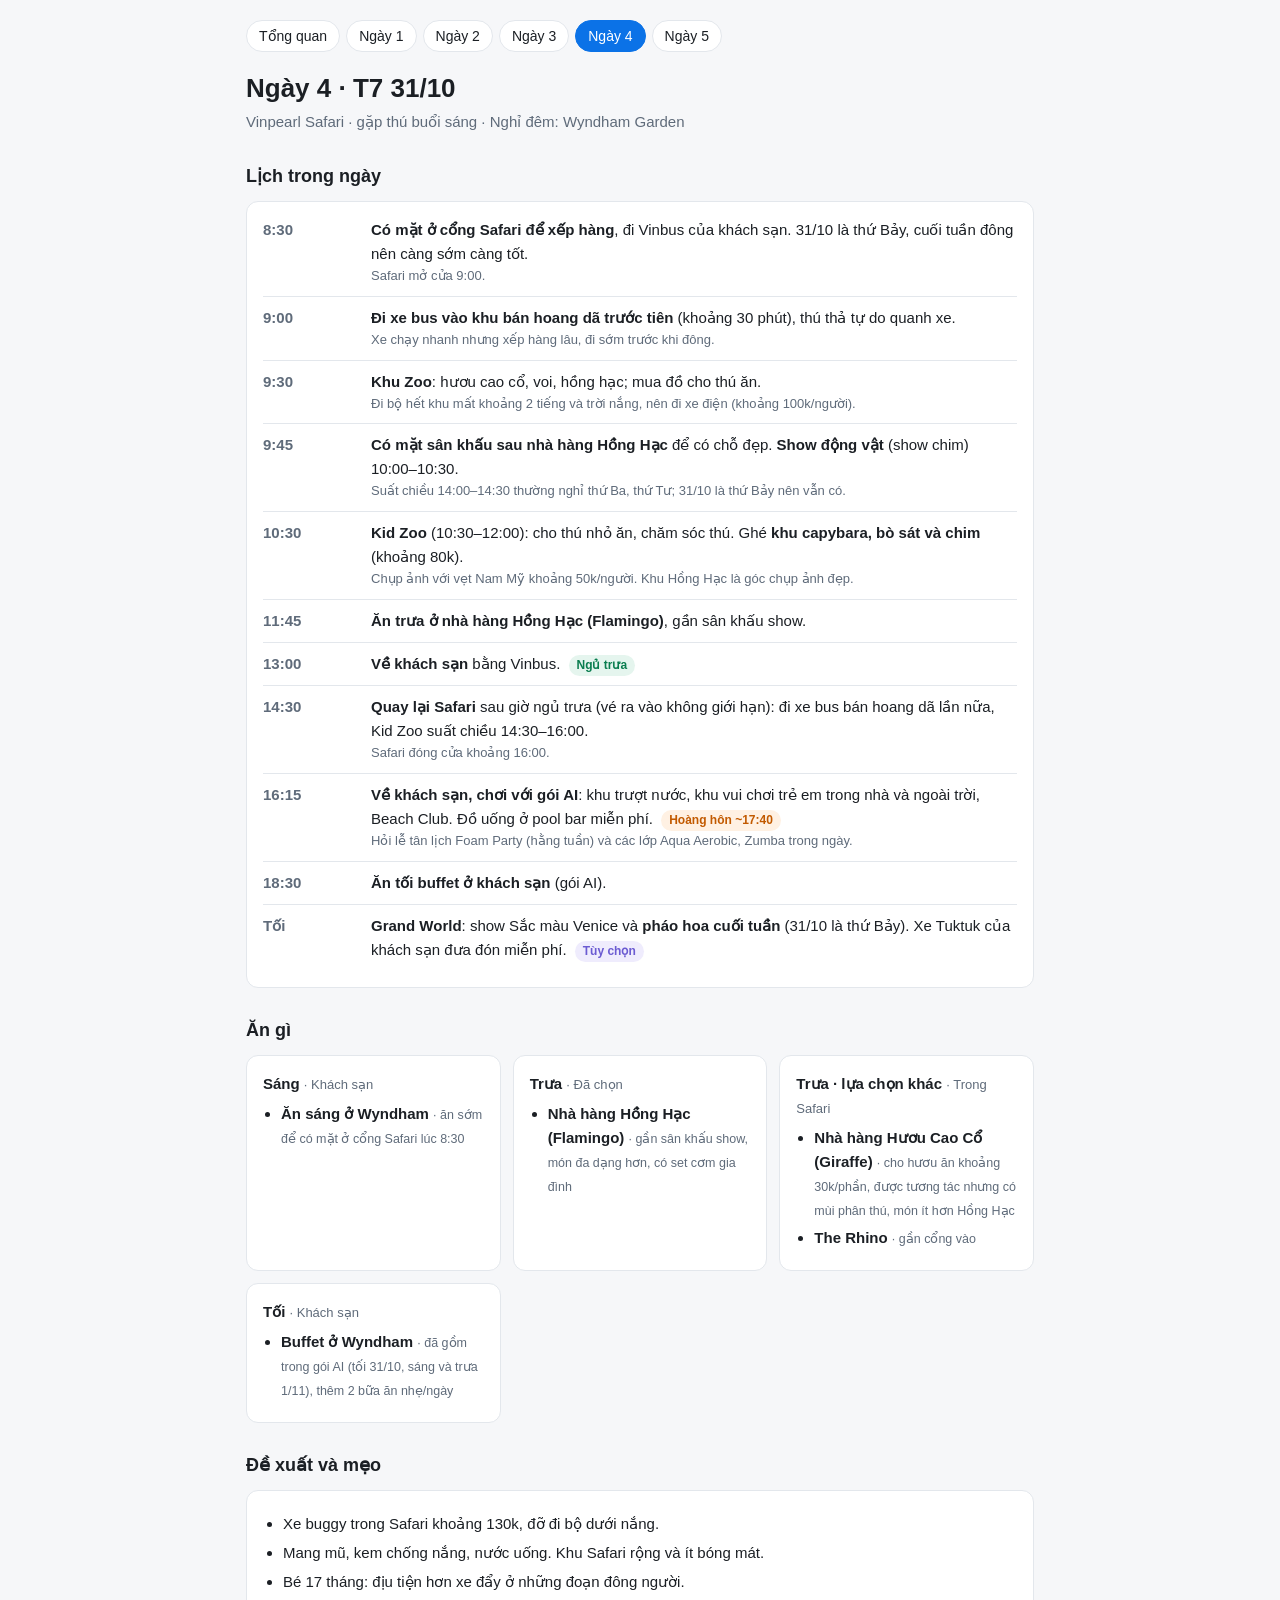
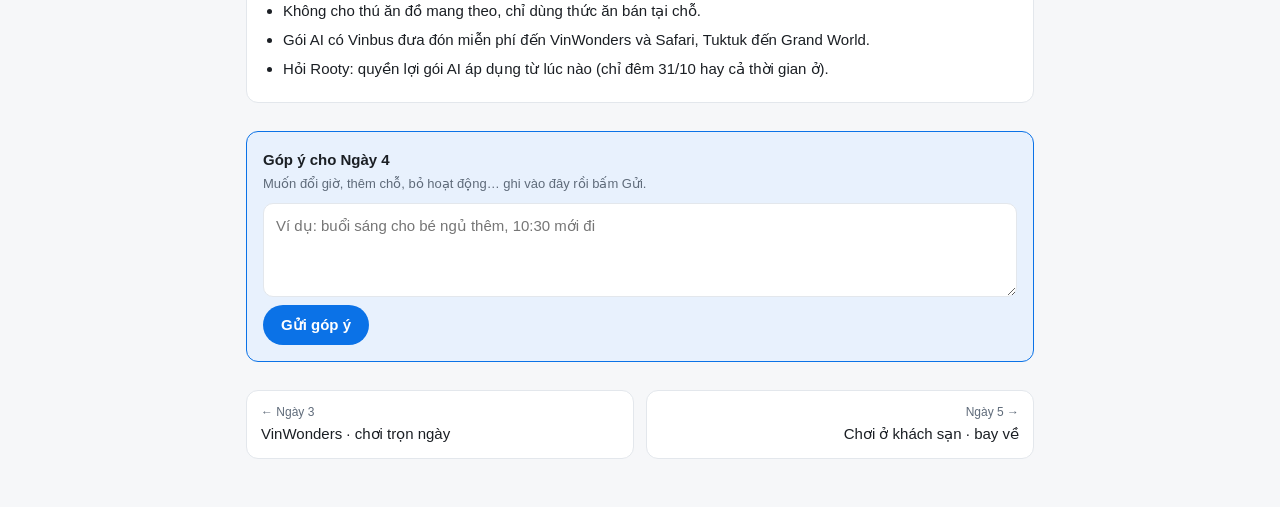
<file: ngay-4.html>
<!doctype html>
<html lang="vi">
<head>
<meta charset="utf-8">
<meta name="viewport" content="width=device-width, initial-scale=1">
<title>Ngày 4 · Phú Quốc</title>
<meta name="description" content="Vào Safari từ sớm, đi xe bus khu bán hoang dã, chiều nghỉ ngơi và ngắm hoàng hôn.">
<link rel="stylesheet" href="style.css?v=8dbf9ffe">
</head>
<body>
<div class="wrap">
<nav class="top"><a href="index.html">Tổng quan</a><a href="ngay-1.html">Ngày 1</a><a href="ngay-2.html">Ngày 2</a><a href="ngay-3.html">Ngày 3</a><a href="ngay-4.html" class=on>Ngày 4</a><a href="ngay-5.html">Ngày 5</a></nav>
<h1>Ngày 4 · T7 31/10</h1>
<p class="sub">Vinpearl Safari · gặp thú buổi sáng · Nghỉ đêm: Wyndham Garden</p>
<h2>Lịch trong ngày</h2>
<div class="card"><div class="slot"><div class="t">8:30</div><div class="w"><b>Có mặt ở cổng Safari để xếp hàng</b>, đi Vinbus của khách sạn. 31/10 là thứ Bảy, cuối tuần đông nên càng sớm càng tốt.<small>Safari mở cửa 9:00.</small></div></div><div class="slot"><div class="t">9:00</div><div class="w"><b>Đi xe bus vào khu bán hoang dã trước tiên</b> (khoảng 30 phút), thú thả tự do quanh xe.<small>Xe chạy nhanh nhưng xếp hàng lâu, đi sớm trước khi đông.</small></div></div><div class="slot"><div class="t">9:30</div><div class="w"><b>Khu Zoo</b>: hươu cao cổ, voi, hồng hạc; mua đồ cho thú ăn.<small>Đi bộ hết khu mất khoảng 2 tiếng và trời nắng, nên đi xe điện (khoảng 100k/người).</small></div></div><div class="slot"><div class="t">9:45</div><div class="w"><b>Có mặt sân khấu sau nhà hàng Hồng Hạc</b> để có chỗ đẹp. <b>Show động vật</b> (show chim) 10:00–10:30.<small>Suất chiều 14:00–14:30 thường nghỉ thứ Ba, thứ Tư; 31/10 là thứ Bảy nên vẫn có.</small></div></div><div class="slot"><div class="t">10:30</div><div class="w"><b>Kid Zoo</b> (10:30–12:00): cho thú nhỏ ăn, chăm sóc thú. Ghé <b>khu capybara, bò sát và chim</b> (khoảng 80k).<small>Chụp ảnh với vẹt Nam Mỹ khoảng 50k/người. Khu Hồng Hạc là góc chụp ảnh đẹp.</small></div></div><div class="slot"><div class="t">11:45</div><div class="w"><b>Ăn trưa ở nhà hàng Hồng Hạc (Flamingo)</b>, gần sân khấu show.</div></div><div class="slot"><div class="t">13:00</div><div class="w"><b>Về khách sạn</b> bằng Vinbus. <span class='tag nap'>Ngủ trưa</span></div></div><div class="slot"><div class="t">14:30</div><div class="w"><b>Quay lại Safari</b> sau giờ ngủ trưa (vé ra vào không giới hạn): đi xe bus bán hoang dã lần nữa, Kid Zoo suất chiều 14:30–16:00.<small>Safari đóng cửa khoảng 16:00.</small></div></div><div class="slot"><div class="t">16:15</div><div class="w"><b>Về khách sạn, chơi với gói AI</b>: khu trượt nước, khu vui chơi trẻ em trong nhà và ngoài trời, Beach Club. Đồ uống ở pool bar miễn phí. <span class='tag sun'>Hoàng hôn ~17:40</span><small>Hỏi lễ tân lịch Foam Party (hằng tuần) và các lớp Aqua Aerobic, Zumba trong ngày.</small></div></div><div class="slot"><div class="t">18:30</div><div class="w"><b>Ăn tối buffet ở khách sạn</b> (gói AI).</div></div><div class="slot"><div class="t">Tối</div><div class="w"><b>Grand World</b>: show Sắc màu Venice và <b>pháo hoa cuối tuần</b> (31/10 là thứ Bảy). Xe Tuktuk của khách sạn đưa đón miễn phí. <span class='tag opt'>Tùy chọn</span></div></div></div>
<h2>Ăn gì</h2>
<div class="meals"><div class="card meal"><h3>Sáng <span>· Khách sạn</span></h3><ul><li><b>Ăn sáng ở Wyndham</b> <small>· ăn sớm để có mặt ở cổng Safari lúc 8:30</small></li></ul></div><div class="card meal"><h3>Trưa <span>· Đã chọn</span></h3><ul><li><b>Nhà hàng Hồng Hạc (Flamingo)</b> <small>· gần sân khấu show, món đa dạng hơn, có set cơm gia đình</small></li></ul></div><div class="card meal"><h3>Trưa · lựa chọn khác <span>· Trong Safari</span></h3><ul><li><b>Nhà hàng Hươu Cao Cổ (Giraffe)</b> <small>· cho hươu ăn khoảng 30k/phần, được tương tác nhưng có mùi phân thú, món ít hơn Hồng Hạc</small></li><li><b>The Rhino</b> <small>· gần cổng vào</small></li></ul></div><div class="card meal"><h3>Tối <span>· Khách sạn</span></h3><ul><li><b>Buffet ở Wyndham</b> <small>· đã gồm trong gói AI (tối 31/10, sáng và trưa 1/11), thêm 2 bữa ăn nhẹ/ngày</small></li></ul></div></div>
<h2>Đề xuất và mẹo</h2>
<div class="card"><ul class="tips"><li>Xe buggy trong Safari khoảng 130k, đỡ đi bộ dưới nắng.</li><li>Mang mũ, kem chống nắng, nước uống. Khu Safari rộng và ít bóng mát.</li><li>Bé 17 tháng: địu tiện hơn xe đẩy ở những đoạn đông người.</li><li>Không cho thú ăn đồ mang theo, chỉ dùng thức ăn bán tại chỗ.</li><li>Gói AI có Vinbus đưa đón miễn phí đến VinWonders và Safari, Tuktuk đến Grand World.</li><li>Hỏi Rooty: quyền lợi gói AI áp dụng từ lúc nào (chỉ đêm 31/10 hay cả thời gian ở).</li></ul></div>
<form class="card fb" data-label="Ngày 4">
  <b>Góp ý cho Ngày 4</b>
  <small>Muốn đổi giờ, thêm chỗ, bỏ hoạt động… ghi vào đây rồi bấm Gửi.</small>
  <textarea name="msg" rows="3" required placeholder="Ví dụ: buổi sáng cho bé ngủ thêm, 10:30 mới đi"></textarea>
  <div class="fbrow"><button type="submit" class="fbbtn">Gửi góp ý</button><span class="fbstatus" aria-live="polite"></span></div>
  <div class="fbsent" hidden><div class="fbsent-h">Đã góp ý</div><ul></ul></div>
</form>
<script>
(() => {
  const KEY = 'pq2026-feedback';
  const load = () => { try { return JSON.parse(localStorage.getItem(KEY)) || []; } catch (e) { return []; } };
  const save = a => { try { localStorage.setItem(KEY, JSON.stringify(a)); } catch (e) {} };
  const p2 = n => String(n).padStart(2, '0');
  const fmt = t => { const d = new Date(t); return p2(d.getDate()) + '/' + p2(d.getMonth() + 1) + ' ' + p2(d.getHours()) + ':' + p2(d.getMinutes()); };
  // Góp ý chung từ Google Sheet (mọi máy), cập nhật chậm vài phút
  const parseCSV = txt => {
    const rows = []; let row = [], cell = '', q = false;
    for (let i = 0; i < txt.length; i++) {
      const c = txt[i];
      if (q) { if (c === '"') { if (txt[i + 1] === '"') { cell += '"'; i++; } else q = false; } else cell += c; }
      else if (c === '"') q = true;
      else if (c === ',') { row.push(cell); cell = ''; }
      else if (c === '\n') { row.push(cell); rows.push(row); row = []; cell = ''; }
      else if (c !== '\r') cell += c;
    }
    if (cell || row.length) { row.push(cell); rows.push(row); }
    return rows;
  };
  const sheetTime = ts => { const m = /^(\d+)\/(\d+)\/(\d+) (\d+):(\d+)/.exec(ts || ''); return m ? new Date(+m[3], m[1] - 1, +m[2], +m[4], +m[5]).getTime() : 0; };
  let shared = [];
  const sharedReady = fetch('https://docs.google.com/spreadsheets/d/1iCTO3b--YCVqtvWacjnqcKLXRt3117-SfgWHVHMkcYU/gviz/tq?tqx=out:csv', {cache: 'no-store'}).then(r => r.ok ? r.text() : '').then(txt => {
    shared = parseCSV(txt).slice(1).map(r => {
      const m = /^\[([^\]]+)\]\s*([\s\S]*)$/.exec((r[1] || '').trim());
      return m ? {label: m[1], msg: m[2].trim(), t: sheetTime(r[0])} : null;
    }).filter(x => x && x.msg);
  }).catch(() => {});
  const render = f => {
    const label = f.dataset.label;
    const mine = load().filter(x => x.label === label);
    const fromSheet = shared.filter(x => x.label === label);
    const seen = new Set(fromSheet.map(x => x.msg));
    const items = [...fromSheet, ...mine.filter(x => !seen.has(x.msg))].sort((a, b) => b.t - a.t);
    const box = f.querySelector('.fbsent'), ul = box.querySelector('ul');
    ul.replaceChildren(...items.map(x => {
      const li = document.createElement('li');
      const time = document.createElement('small'); time.textContent = x.t ? fmt(x.t) : '';
      li.append(time, document.createTextNode(x.msg));
      return li;
    }));
    box.hidden = items.length === 0;
  };
  document.querySelectorAll('form.fb').forEach(f => {
    render(f);
    sharedReady.then(() => render(f));
    f.addEventListener('submit', async e => {
      e.preventDefault();
      const t = f.querySelector('textarea'), st = f.querySelector('.fbstatus'), b = f.querySelector('button');
      const msg = t.value.trim(); if (!msg) return;
      b.disabled = true; st.textContent = 'Đang gửi…';
      try {
        await fetch('https://docs.google.com/forms/d/e/1FAIpQLSextj5ghnjHn1wzSoOTSGYqWAeU7Lj4BZUbIFn7LGmf0VPHYQ/formResponse', {method: 'POST', mode: 'no-cors',
          body: new URLSearchParams({'entry.783513090': '[' + f.dataset.label + '] ' + msg})});
        save([...load(), {label: f.dataset.label, msg, t: Date.now()}]);
        t.value = ''; st.textContent = 'Đã gửi, cảm ơn!'; render(f);
      } catch (err) {
        st.textContent = 'Chưa gửi được, kiểm tra mạng rồi thử lại.';
      }
      b.disabled = false;
    });
  });
})();
</script>
<div class="pager"><a href="ngay-3.html"><small>← Ngày 3</small>VinWonders · chơi trọn ngày</a><a class="next" href="ngay-5.html"><small>Ngày 5 →</small>Chơi ở khách sạn · bay về</a></div>
</div>
</body>
</html>
</file>
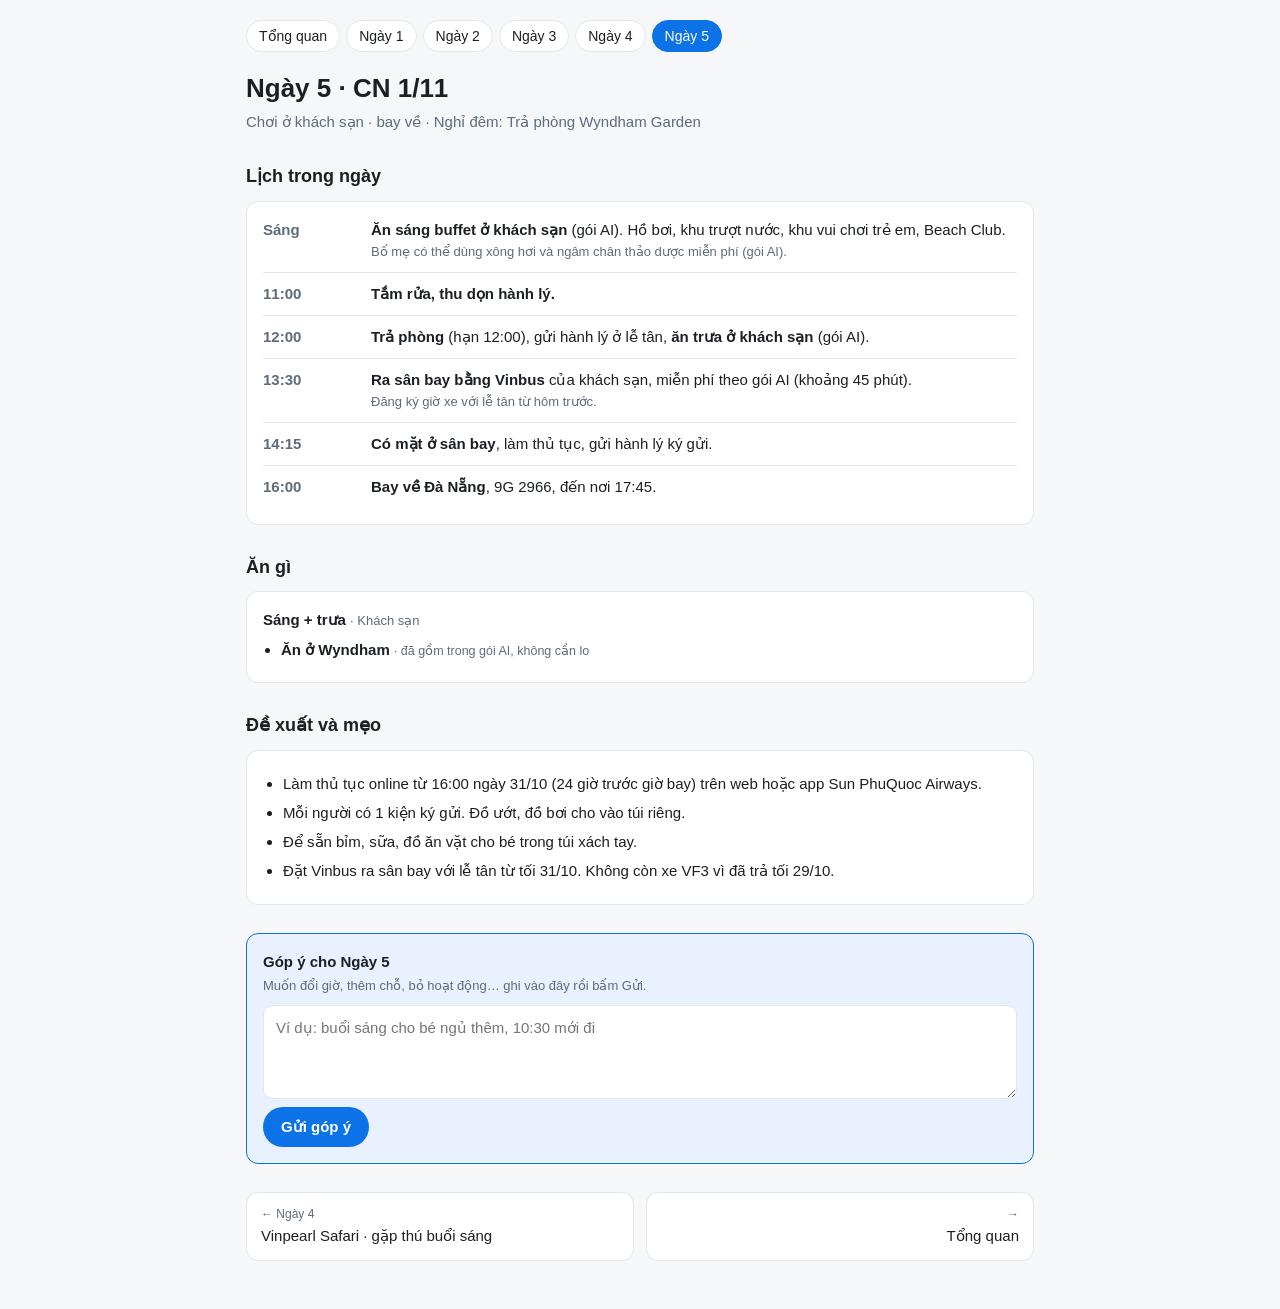
<file: ngay-5.html>
<!doctype html>
<html lang="vi">
<head>
<meta charset="utf-8">
<meta name="viewport" content="width=device-width, initial-scale=1">
<title>Ngày 5 · Phú Quốc</title>
<meta name="description" content="Sáng thong thả ở hồ bơi và biển, trả phòng 12:00, bay chuyến 16:00.">
<link rel="stylesheet" href="style.css?v=8dbf9ffe">
</head>
<body>
<div class="wrap">
<nav class="top"><a href="index.html">Tổng quan</a><a href="ngay-1.html">Ngày 1</a><a href="ngay-2.html">Ngày 2</a><a href="ngay-3.html">Ngày 3</a><a href="ngay-4.html">Ngày 4</a><a href="ngay-5.html" class=on>Ngày 5</a></nav>
<h1>Ngày 5 · CN 1/11</h1>
<p class="sub">Chơi ở khách sạn · bay về · Nghỉ đêm: Trả phòng Wyndham Garden</p>
<h2>Lịch trong ngày</h2>
<div class="card"><div class="slot"><div class="t">Sáng</div><div class="w"><b>Ăn sáng buffet ở khách sạn</b> (gói AI). Hồ bơi, khu trượt nước, khu vui chơi trẻ em, Beach Club.<small>Bố mẹ có thể dùng xông hơi và ngâm chân thảo dược miễn phí (gói AI).</small></div></div><div class="slot"><div class="t">11:00</div><div class="w"><b>Tắm rửa, thu dọn hành lý.</b></div></div><div class="slot"><div class="t">12:00</div><div class="w"><b>Trả phòng</b> (hạn 12:00), gửi hành lý ở lễ tân, <b>ăn trưa ở khách sạn</b> (gói AI).</div></div><div class="slot"><div class="t">13:30</div><div class="w"><b>Ra sân bay bằng Vinbus</b> của khách sạn, miễn phí theo gói AI (khoảng 45 phút).<small>Đăng ký giờ xe với lễ tân từ hôm trước.</small></div></div><div class="slot"><div class="t">14:15</div><div class="w"><b>Có mặt ở sân bay</b>, làm thủ tục, gửi hành lý ký gửi.</div></div><div class="slot"><div class="t">16:00</div><div class="w"><b>Bay về Đà Nẵng</b>, 9G 2966, đến nơi 17:45.</div></div></div>
<h2>Ăn gì</h2>
<div class="meals"><div class="card meal"><h3>Sáng + trưa <span>· Khách sạn</span></h3><ul><li><b>Ăn ở Wyndham</b> <small>· đã gồm trong gói AI, không cần lo</small></li></ul></div></div>
<h2>Đề xuất và mẹo</h2>
<div class="card"><ul class="tips"><li>Làm thủ tục online từ 16:00 ngày 31/10 (24 giờ trước giờ bay) trên web hoặc app Sun PhuQuoc Airways.</li><li>Mỗi người có 1 kiện ký gửi. Đồ ướt, đồ bơi cho vào túi riêng.</li><li>Để sẵn bỉm, sữa, đồ ăn vặt cho bé trong túi xách tay.</li><li>Đặt Vinbus ra sân bay với lễ tân từ tối 31/10. Không còn xe VF3 vì đã trả tối 29/10.</li></ul></div>
<form class="card fb" data-label="Ngày 5">
  <b>Góp ý cho Ngày 5</b>
  <small>Muốn đổi giờ, thêm chỗ, bỏ hoạt động… ghi vào đây rồi bấm Gửi.</small>
  <textarea name="msg" rows="3" required placeholder="Ví dụ: buổi sáng cho bé ngủ thêm, 10:30 mới đi"></textarea>
  <div class="fbrow"><button type="submit" class="fbbtn">Gửi góp ý</button><span class="fbstatus" aria-live="polite"></span></div>
  <div class="fbsent" hidden><div class="fbsent-h">Đã góp ý</div><ul></ul></div>
</form>
<script>
(() => {
  const KEY = 'pq2026-feedback';
  const load = () => { try { return JSON.parse(localStorage.getItem(KEY)) || []; } catch (e) { return []; } };
  const save = a => { try { localStorage.setItem(KEY, JSON.stringify(a)); } catch (e) {} };
  const p2 = n => String(n).padStart(2, '0');
  const fmt = t => { const d = new Date(t); return p2(d.getDate()) + '/' + p2(d.getMonth() + 1) + ' ' + p2(d.getHours()) + ':' + p2(d.getMinutes()); };
  // Góp ý chung từ Google Sheet (mọi máy), cập nhật chậm vài phút
  const parseCSV = txt => {
    const rows = []; let row = [], cell = '', q = false;
    for (let i = 0; i < txt.length; i++) {
      const c = txt[i];
      if (q) { if (c === '"') { if (txt[i + 1] === '"') { cell += '"'; i++; } else q = false; } else cell += c; }
      else if (c === '"') q = true;
      else if (c === ',') { row.push(cell); cell = ''; }
      else if (c === '\n') { row.push(cell); rows.push(row); row = []; cell = ''; }
      else if (c !== '\r') cell += c;
    }
    if (cell || row.length) { row.push(cell); rows.push(row); }
    return rows;
  };
  const sheetTime = ts => { const m = /^(\d+)\/(\d+)\/(\d+) (\d+):(\d+)/.exec(ts || ''); return m ? new Date(+m[3], m[1] - 1, +m[2], +m[4], +m[5]).getTime() : 0; };
  let shared = [];
  const sharedReady = fetch('https://docs.google.com/spreadsheets/d/1iCTO3b--YCVqtvWacjnqcKLXRt3117-SfgWHVHMkcYU/gviz/tq?tqx=out:csv', {cache: 'no-store'}).then(r => r.ok ? r.text() : '').then(txt => {
    shared = parseCSV(txt).slice(1).map(r => {
      const m = /^\[([^\]]+)\]\s*([\s\S]*)$/.exec((r[1] || '').trim());
      return m ? {label: m[1], msg: m[2].trim(), t: sheetTime(r[0])} : null;
    }).filter(x => x && x.msg);
  }).catch(() => {});
  const render = f => {
    const label = f.dataset.label;
    const mine = load().filter(x => x.label === label);
    const fromSheet = shared.filter(x => x.label === label);
    const seen = new Set(fromSheet.map(x => x.msg));
    const items = [...fromSheet, ...mine.filter(x => !seen.has(x.msg))].sort((a, b) => b.t - a.t);
    const box = f.querySelector('.fbsent'), ul = box.querySelector('ul');
    ul.replaceChildren(...items.map(x => {
      const li = document.createElement('li');
      const time = document.createElement('small'); time.textContent = x.t ? fmt(x.t) : '';
      li.append(time, document.createTextNode(x.msg));
      return li;
    }));
    box.hidden = items.length === 0;
  };
  document.querySelectorAll('form.fb').forEach(f => {
    render(f);
    sharedReady.then(() => render(f));
    f.addEventListener('submit', async e => {
      e.preventDefault();
      const t = f.querySelector('textarea'), st = f.querySelector('.fbstatus'), b = f.querySelector('button');
      const msg = t.value.trim(); if (!msg) return;
      b.disabled = true; st.textContent = 'Đang gửi…';
      try {
        await fetch('https://docs.google.com/forms/d/e/1FAIpQLSextj5ghnjHn1wzSoOTSGYqWAeU7Lj4BZUbIFn7LGmf0VPHYQ/formResponse', {method: 'POST', mode: 'no-cors',
          body: new URLSearchParams({'entry.783513090': '[' + f.dataset.label + '] ' + msg})});
        save([...load(), {label: f.dataset.label, msg, t: Date.now()}]);
        t.value = ''; st.textContent = 'Đã gửi, cảm ơn!'; render(f);
      } catch (err) {
        st.textContent = 'Chưa gửi được, kiểm tra mạng rồi thử lại.';
      }
      b.disabled = false;
    });
  });
})();
</script>
<div class="pager"><a href="ngay-4.html"><small>← Ngày 4</small>Vinpearl Safari · gặp thú buổi sáng</a><a class="next" href="index.html"><small>→</small>Tổng quan</a></div>
</div>
</body>
</html>
</file>
<file: style.css>
:root{
  --bg:#f6f7f9; --card:#fff; --text:#1b1f24; --muted:#5f6b7a; --line:#e3e7ec;
  --accent:#0b72e7; --accent-bg:#e8f1fd; --sun:#c25a00; --sun-bg:#fff1e3;
  --good:#0a7d4f; --good-bg:#e5f5ee; --warn:#a15c00; --warn-bg:#fff3df; --opt:#6b5bd2; --opt-bg:#efecfd;
}
@media (prefers-color-scheme: dark){
  :root:not([data-theme="light"]){
    --bg:#111418; --card:#1a1f25; --text:#e8ecf0; --muted:#9aa6b4; --line:#2b323b;
    --accent:#5aa4ff; --accent-bg:#152336; --sun:#ffa65c; --sun-bg:#2d2012;
    --good:#4cd39a; --good-bg:#12291f; --warn:#f0b25a; --warn-bg:#2d2312; --opt:#a99bff; --opt-bg:#221d3d;
  }
}
:root[data-theme="dark"]{
  --bg:#111418; --card:#1a1f25; --text:#e8ecf0; --muted:#9aa6b4; --line:#2b323b;
  --accent:#5aa4ff; --accent-bg:#152336; --sun:#ffa65c; --sun-bg:#2d2012;
  --good:#4cd39a; --good-bg:#12291f; --warn:#f0b25a; --warn-bg:#2d2312; --opt:#a99bff; --opt-bg:#221d3d;
}
*{box-sizing:border-box}
body{margin:0;background:var(--bg);color:var(--text);font:15px/1.6 -apple-system,BlinkMacSystemFont,"Segoe UI",Roboto,sans-serif}
a{color:var(--accent);text-decoration:none}
a:hover{text-decoration:underline}
.wrap{max-width:820px;margin:0 auto;padding:20px 16px 48px}
nav.top{display:flex;flex-wrap:wrap;gap:6px;margin-bottom:20px}
nav.top a{padding:4px 12px;border-radius:999px;border:1px solid var(--line);background:var(--card);font-size:14px;color:var(--text)}
nav.top a.on{background:var(--accent);border-color:var(--accent);color:#fff}
nav.top a:hover{text-decoration:none;border-color:var(--accent)}
h1{font-size:26px;margin:0 0 4px;line-height:1.3}
h2{font-size:18px;margin:28px 0 10px}
.sub{color:var(--muted);margin:0 0 18px}
.card{background:var(--card);border:1px solid var(--line);border-radius:12px;padding:16px}
.facts{display:grid;gap:12px;grid-template-columns:repeat(auto-fit,minmax(220px,1fr))}
.fact .k{font-size:12px;color:var(--muted);text-transform:uppercase;letter-spacing:.04em}
.fact .v{font-weight:600}
.days{display:grid;gap:12px}
a.daycard{display:block;color:var(--text)}
a.daycard:hover{text-decoration:none;border-color:var(--accent)}
.daycard .n{font-size:13px;font-weight:700;color:var(--accent)}
.daycard h3{margin:2px 0 4px;font-size:17px}
.daycard p{margin:0;color:var(--muted);font-size:14px}
.slot{display:grid;grid-template-columns:96px 1fr;gap:12px;padding:9px 0;border-top:1px solid var(--line)}
.slot:first-child{border-top:none;padding-top:0}
.slot .t{font-weight:600;font-variant-numeric:tabular-nums;color:var(--muted)}
.slot .w small{display:block;color:var(--muted);font-size:13px}
.tag{display:inline-block;font-size:12px;font-weight:600;padding:1px 8px;border-radius:999px;margin-left:4px;white-space:nowrap}
.tag.nap{color:var(--good);background:var(--good-bg)}
.tag.opt{color:var(--opt);background:var(--opt-bg)}
.tag.sun{color:var(--sun);background:var(--sun-bg)}
.tag.car{color:var(--accent);background:var(--accent-bg)}
.tag.done{color:var(--good);background:var(--good-bg)}
.meals{display:grid;gap:12px;grid-template-columns:repeat(auto-fit,minmax(230px,1fr))}
.meal h3{margin:0 0 6px;font-size:15px}
.meal h3 span{color:var(--muted);font-weight:400;font-size:13px}
.meal ul{margin:0;padding-left:18px}
.meal li{margin:4px 0}
.meal li small{color:var(--muted)}
.warnbox{margin-top:12px;padding:10px 12px;border-radius:10px;background:var(--warn-bg);font-size:14px}
.warnbox b{color:var(--warn)}
ul.tips{margin:0;padding-left:20px}
ul.tips li{margin:5px 0}
.pager{display:flex;justify-content:space-between;gap:12px;margin-top:28px}
.pager a{flex:1;padding:12px 14px;border-radius:12px;border:1px solid var(--line);background:var(--card);color:var(--text)}
.pager a:hover{text-decoration:none;border-color:var(--accent)}
.pager a small{display:block;color:var(--muted);font-size:12px}
.pager a.next{text-align:right}
.note{font-size:13px;color:var(--muted);margin-top:8px}
.fb{display:flex;flex-direction:column;gap:8px;margin-top:28px;background:var(--accent-bg);border-color:var(--accent)}
.fb small{color:var(--muted);font-size:13px;margin-top:-6px}
.fb textarea{width:100%;font:inherit;padding:10px 12px;border:1px solid var(--line);border-radius:10px;background:var(--card);color:var(--text);resize:vertical}
.fbrow{display:flex;align-items:center;gap:12px}
.fbbtn{padding:8px 18px;border:none;border-radius:999px;background:var(--accent);color:#fff;font:inherit;font-weight:600;cursor:pointer}
.fbbtn:disabled{opacity:.6;cursor:default}
.fbstatus{font-size:14px;color:var(--good)}
.fbsent{margin-top:6px;border-top:1px solid var(--line);padding-top:10px}
.fbsent-h{font-size:13px;font-weight:600;color:var(--muted);margin-bottom:4px}
.fbsent ul{margin:0;padding:0;list-style:none;display:grid;gap:6px}
.fbsent li{background:var(--card);border:1px solid var(--line);border-radius:10px;padding:8px 10px;font-size:14px;white-space:pre-wrap}
.fbsent li small{display:block;color:var(--muted);font-size:12px}
</file>
